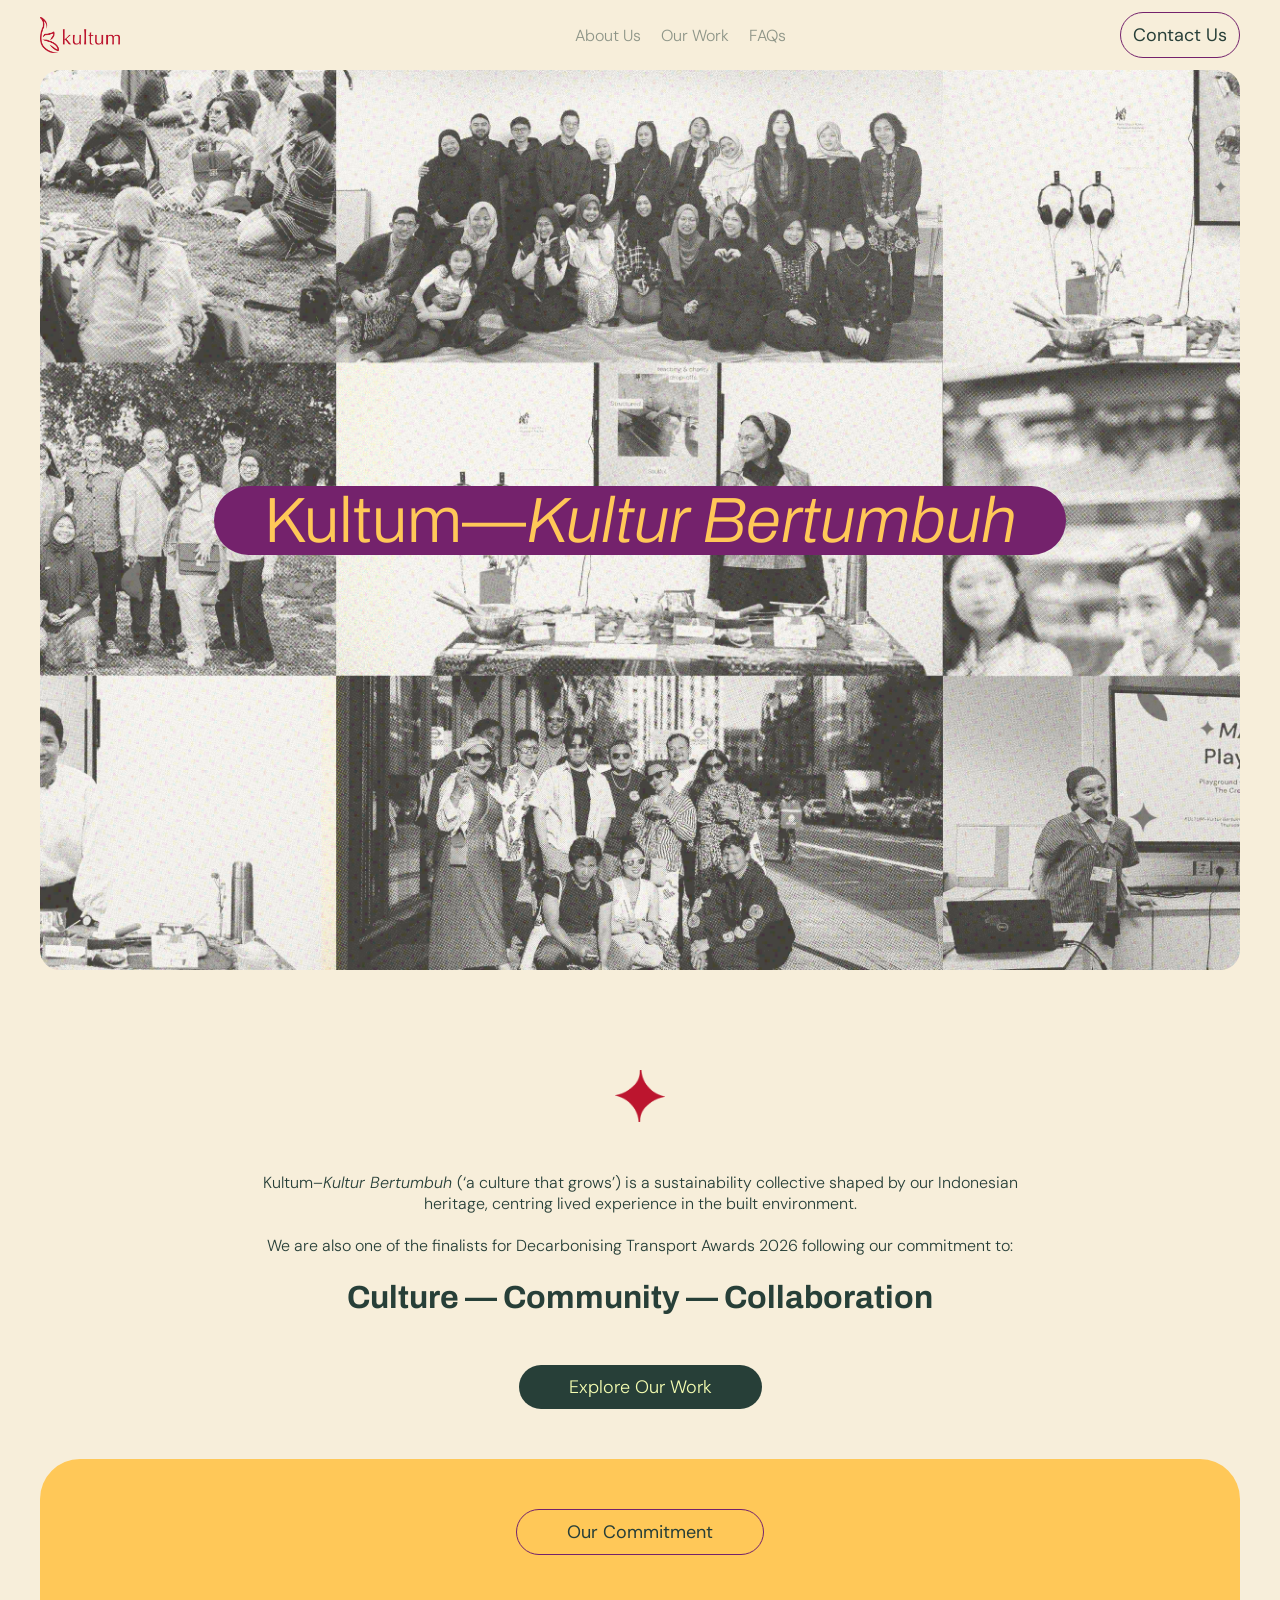
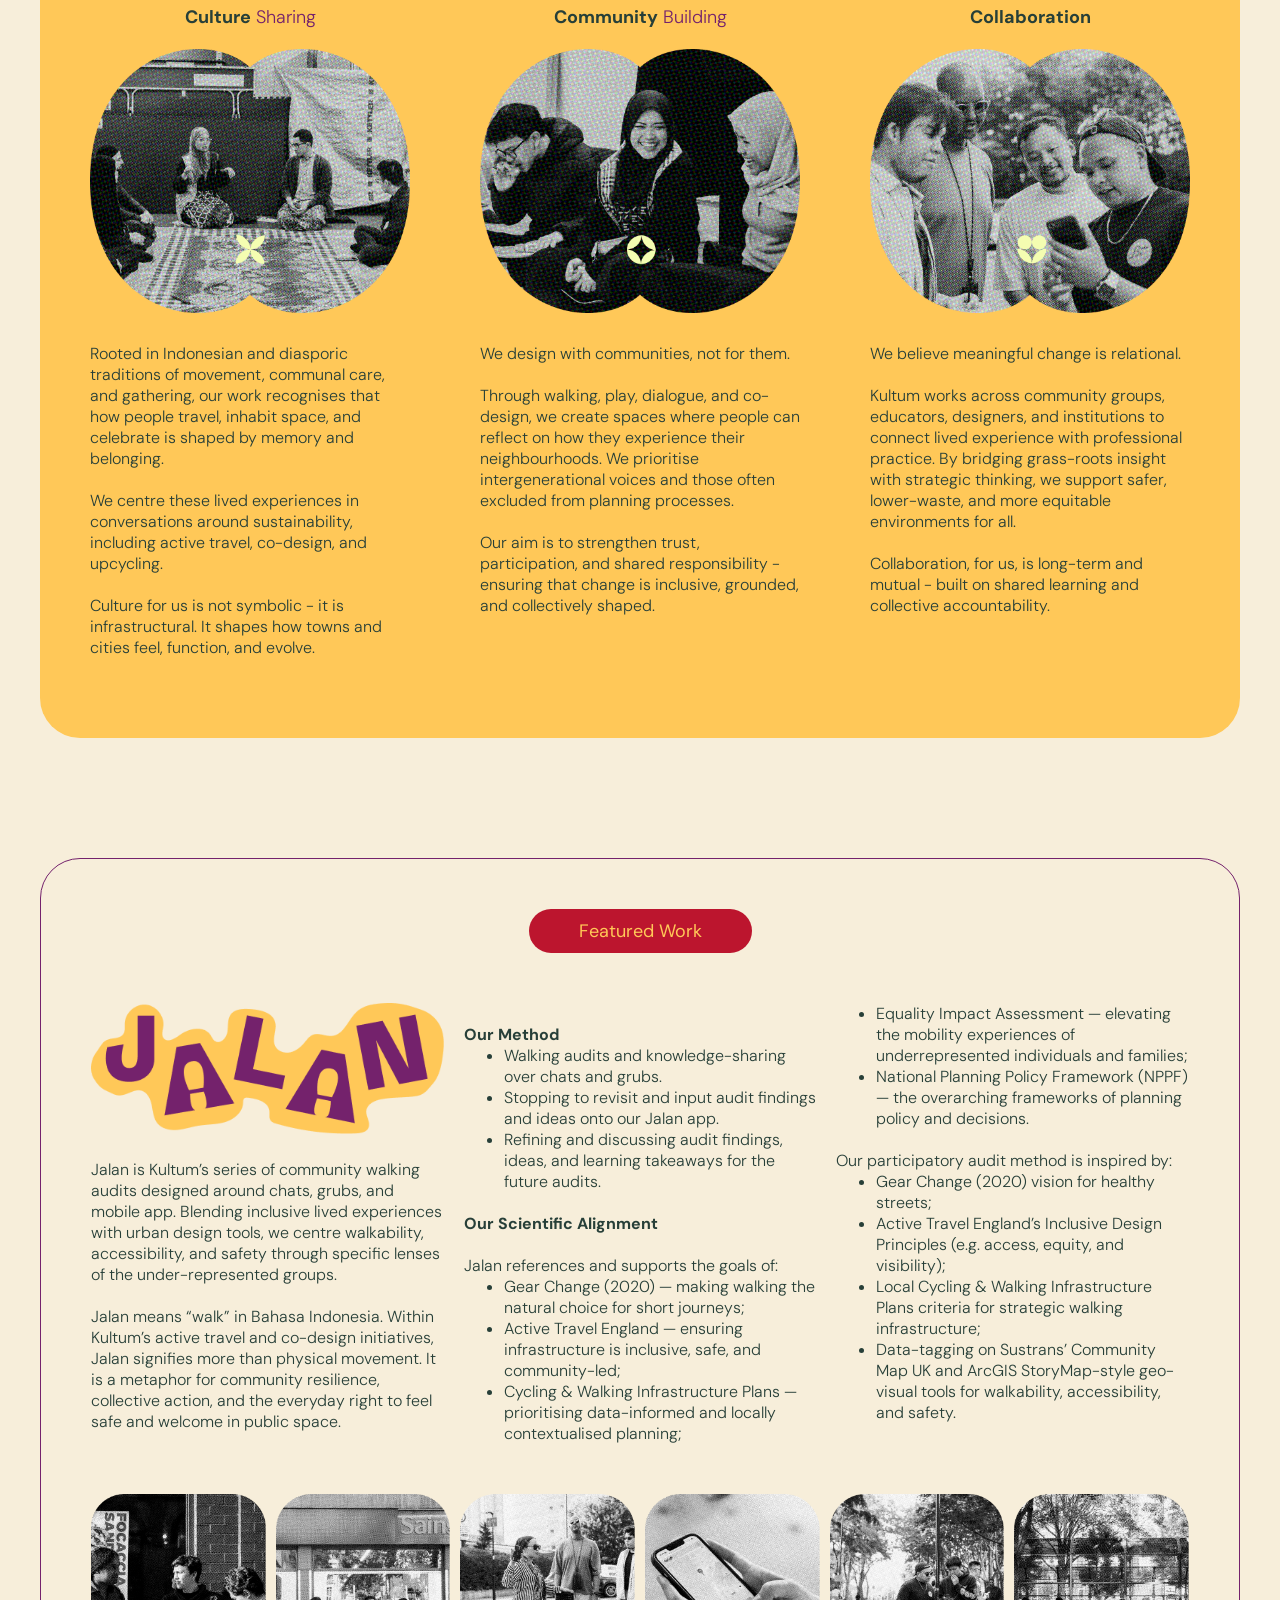
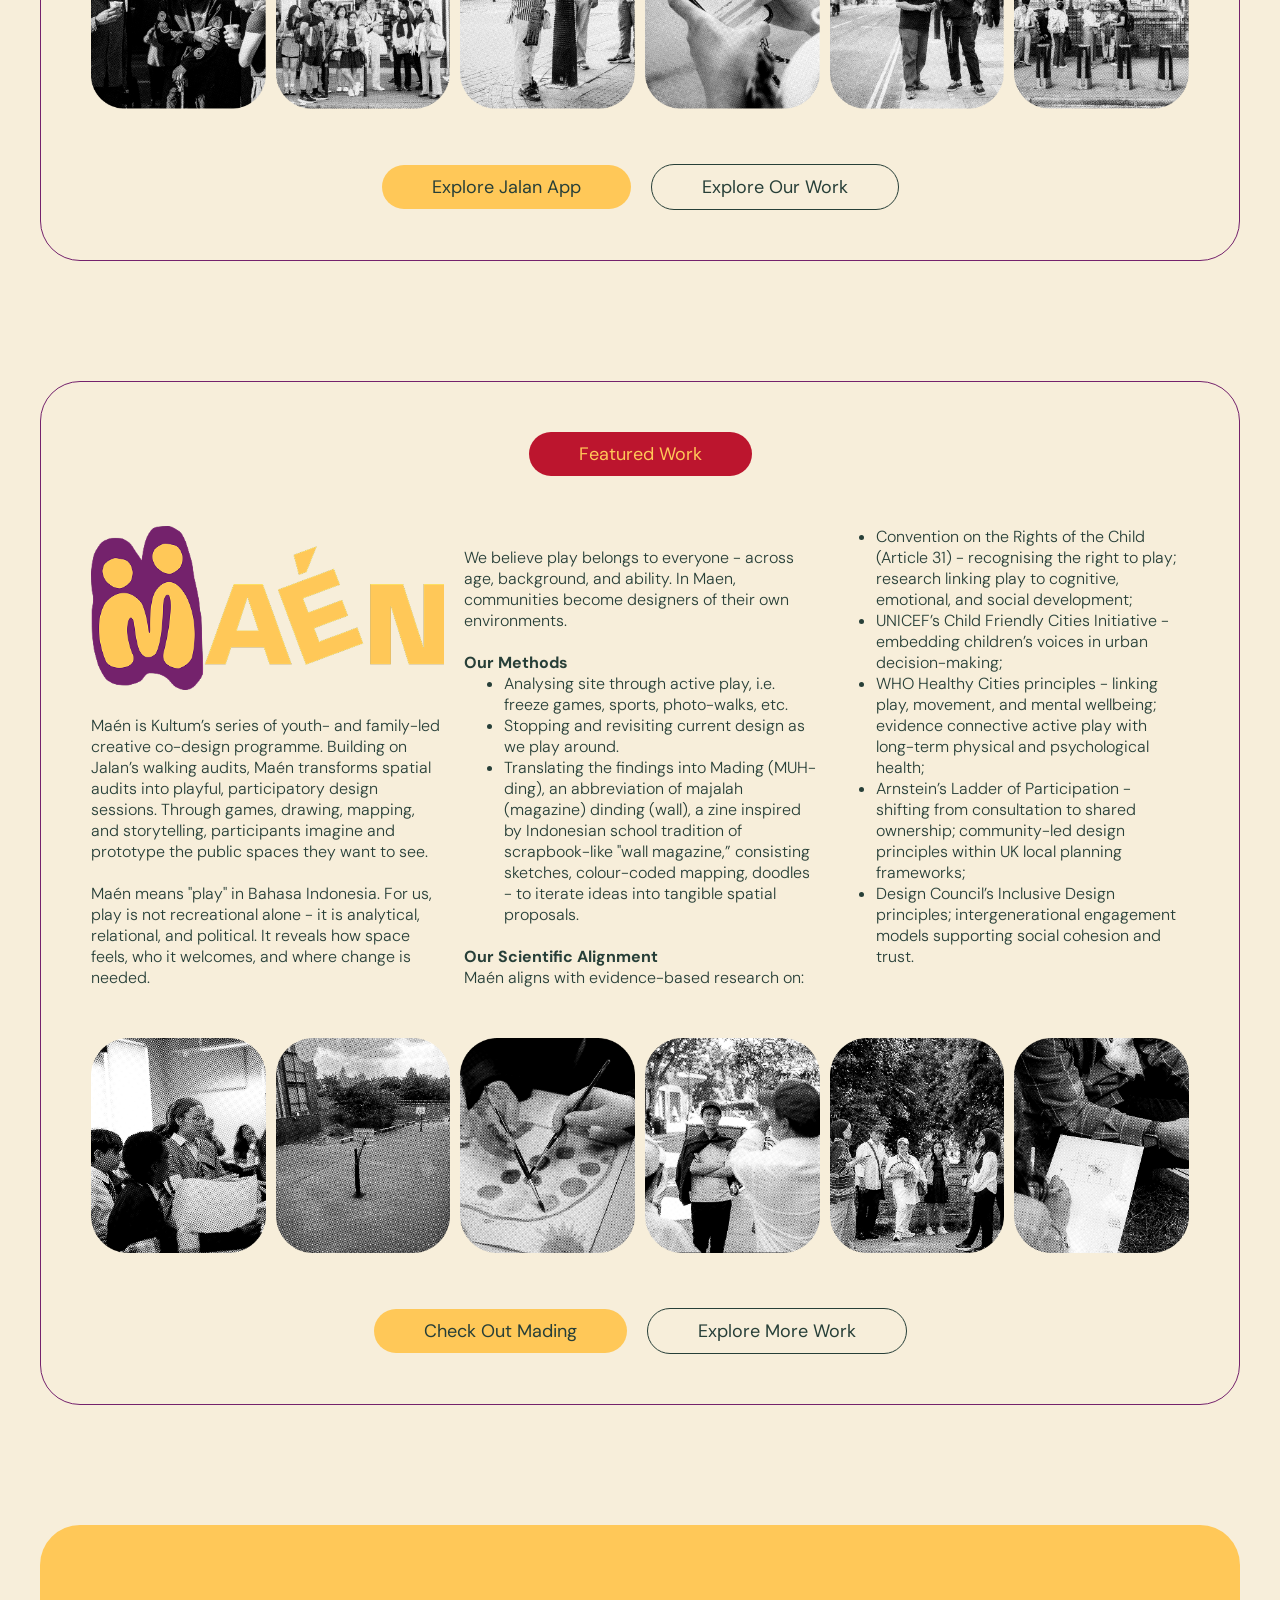
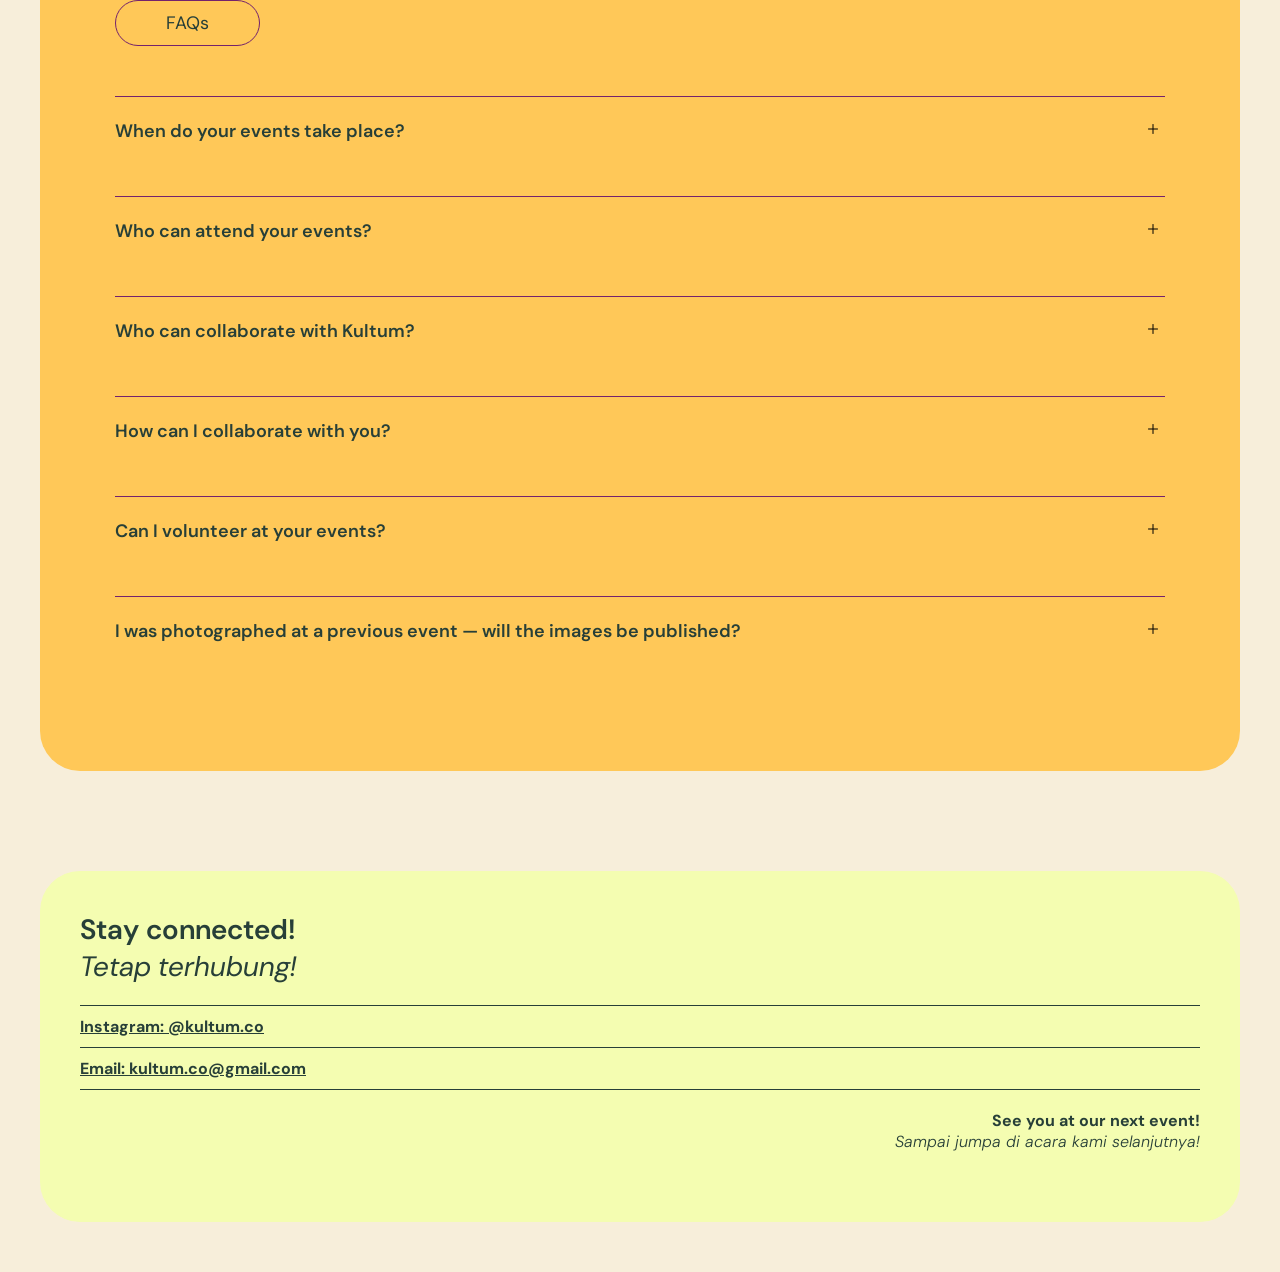
<file: index.html>
<!DOCTYPE html>
<html lang="en">

<head>
    <meta charset="UTF-8">
    <meta name="viewport" content="width=device-width, initial-scale=1.0">
    <title>KULTUM - Kultur Bertumbuh</title>
    <meta name="description" content="Kultum–Kultur Bertumbuh is a sustainability collective shaped by our Indonesian heritage, centring lived experience in the built environment.">
    <link rel="stylesheet" href="style.css">
    <link rel="icon" type="image/png" href="assets/logo_icon/Kultum_logo_square.png">
    <link rel="apple-touch-icon" href="assets/logo_icon/Kultum_logo_square.png">
    <link rel="preconnect" href="https://fonts.googleapis.com">
    <link rel="preconnect" href="https://fonts.gstatic.com" crossorigin>
    <link href="https://fonts.googleapis.com/css2?family=Archivo:ital,wght@0,100..900;1,100..900&family=DM+Sans:ital,opsz,wght@0,9..40,100..1000;1,9..40,100..1000&display=swap" rel="stylesheet">
</head>

<body>
    <header class="navbar">
        <div class="navbar-logo">
            <a href="index.html" target="_self"><img src="assets/logo_icon/Kultum_Visual-87.png" alt="Logo KULTUM"></a>
        </div>

        <!-- burger button (mobile only) -->
        <button class="navbar-burger" aria-label="Open menu" aria-expanded="false">
            <span></span>
            <span></span>
            <span></span>
        </button>
        
        <nav class="navbar-container">
            <ul class="navbar-menu">
                <li><a href="about.html">About Us</a></li>
                <li><a href="projects.html">Our Work</a></li>
                <li><a href="#faqs">FAQs</a></li>
            </ul>
            <div class="navbar-contact">
                <h3><a href="index.html#contacts" class="contact-button">Contact Us</a></h3>
            </div>
        </nav>
    </header>

    <section class="hero">
        <div class="hero-content">
            <h1>Kultum—<i>Kultur Bertumbuh</i></h1>
        </div>
    </section>

    <section class="about">
        <div class="about-image">
            <img src="assets/ornament/Kultum_Visual-39.png" alt="Hero Image">
        </div>
        <div class="about-content">
            <div class="about-content-text">
                <p>Kultum–<i>Kultur Bertumbuh </i>(‘a culture that grows’) is a sustainability collective shaped by our Indonesian heritage, centring lived experience in the built environment.</p>
                <br>
                <p>We are also one of the finalists for Decarbonising Transport Awards 2026 following our commitment to:</p>
            </div>
            <div class="about-highlights">
                <h2>
                    <span class="highlight-word">Culture</span>
                    <span class="highlight-sep"> — </span>
                    <span class="highlight-word">Community</span>
                    <span class="highlight-sep"> — </span>
                    <span class="highlight-word">Collaboration</span>
                </h2>
            </div>

            <div class ="about-CTA">
                <h3><a href="projects.html" class="about-button">Explore Our Work</a></h3>
            </div>
        </div>
    </section>

    <section class="commitment">
        <div class="commitment-title">
            <h2>Our Commitment</h2>
        </div>        
        <div class="commitment-container">
            <div class="commitment-item">
                <h4><span>Culture</span> Sharing</h4>
                <img src="assets/image/commitment-culture-sharing.png" alt="Commitment 1">
                <p>Rooted in Indonesian and diasporic traditions of movement, communal care, and gathering, our work recognises that how people travel, inhabit space, and celebrate is shaped by memory and belonging.</p>
                <br>
                <p>We centre these lived experiences in conversations around sustainability, including active travel, co-design, and upcycling.</p>
                <br>
                <p>Culture for us is not symbolic - it is infrastructural. It shapes how towns and cities feel, function, and evolve.</p>
            </div>
            <div class="commitment-item">
                <h4><span>Community</span> Building</h4>
                <img src="assets/image/commitment-community.png" alt="Commitment 2">
                <p>We design with communities, not for them. </p>
                <br>
                <p>Through walking, play, dialogue, and co-design, we create spaces where people can reflect on how they experience their neighbourhoods. We prioritise intergenerational voices and those often excluded from planning processes.</p>
                <br>
                <p>Our aim is to strengthen trust, participation, and shared responsibility - ensuring that change is inclusive, grounded, and collectively shaped.</p>
            </div>
            <div class="commitment-item">
                <h4><span>Collaboration</span></h4>
                <img src="assets/image/commitment-collaboration.png" alt="Commitment 1">
                <p>We believe meaningful change is relational.</p>
                <br>
                <p>Kultum works across community groups, educators, designers, and institutions to connect lived experience with professional practice. By bridging grass-roots insight with strategic thinking, we support safer, lower-waste, and more equitable environments for all.</p>
                <br>
                <p>Collaboration, for us, is long-term and mutual - built on shared learning and collective accountability.</p>
            </div>
        </div>
    </section>

    <section class="featured-projects">
        <div class="featured-projects-title">
            <h2>Featured Work</h2>
        </div>
        <div class="featured-projects-content">
            <div class="feature-projects-content">
                <img class="feature-projects-image" src="assets/image/featured_project/jalan_logo.png" alt="Featured Project Main Image">
                <p>Jalan is Kultum’s series of community walking audits designed around chats, grubs, and mobile app. Blending inclusive lived experiences with urban design tools, we centre walkability, accessibility, and safety through specific lenses of the under-represented groups.</p>
                <br>
                <p>Jalan means “walk” in Bahasa Indonesia. Within Kultum’s active travel and co-design initiatives, Jalan signifies more than physical movement. It is a metaphor for community resilience, collective action, and the everyday right to feel safe and welcome in public space.</p>
                <br>
                <p><span>Our Method</span></p>
                <ul>
                    <li>Walking audits and knowledge-sharing over chats and grubs.</li>
                    <li>Stopping to revisit and input audit findings and ideas onto our Jalan app.</li>
                    <li>Refining and discussing audit findings, ideas, and learning takeaways for the future audits.</li>
                </ul>
                <br>
                <p><span>Our Scientific Alignment</span></p>
                <br>
                <p>Jalan references and supports the goals of:</p>
                <ul>
                    <li><a href="https://assets.publishing.service.gov.uk/media/5f1f59458fa8f53d39c0def9/gear-change-a-bold-vision-for-cycling-and-walking.pdf" target="_blank">Gear Change (2020)</a> — making walking the natural choice for short journeys;</li>
                    <li><a href="https://www.activetravelengland.gov.uk/resources" target="_blank">Active Travel England</a> — ensuring infrastructure is inclusive, safe, and community-led;</li>
                    <li><a href="https://assets.publishing.service.gov.uk/media/5f32aa668fa8f57ac88dc9dc/cycling-walking-infrastructure-technical-guidance-document.pdf" target="_blank">Cycling & Walking Infrastructure Plans</a> — prioritising data-informed and locally contextualised planning;</li>
                    <li><a href="https://www.ukri.org/wp-content/uploads/2021/02/nerc-110221-Funding-Opp-PreparingForFutureCleanAir-EIA.pdf#:~:text=An%20equality%20impact%20assessment%20(EIA)%20is%20an,or%20disadvantage%20any%20protected%20groups%20from%20participation.&text=EIAs%20are%20about%20making%20comparisons%20between%20groups,identify%20differences%20in%20their%20needs%20and/or%20requirements." target="_blank">Equality Impact Assessment</a> — elevating the mobility experiences of underrepresented individuals and families;</li>
                    <li><a href="https://www.gov.uk/government/publications/national-planning-policy-framework--2" target="_blank">National Planning Policy Framework (NPPF)</a> — the overarching frameworks of planning policy and decisions.</li>
                </ul>
                <br>
                <p>Our participatory audit method is inspired by:</p>
                <ul>
                    <li><a href="https://assets.publishing.service.gov.uk/media/5f1f59458fa8f53d39c0def9/gear-change-a-bold-vision-for-cycling-and-walking.pdf" target="_blank">Gear Change (2020)</a> vision for healthy streets;</li>
                    <li><a href="https://www.activetravelengland.gov.uk/resources" target="_blank">Active Travel England</a>’s Inclusive Design Principles (e.g. access, equity, and visibility);</li>
                    <li><a href="https://assets.publishing.service.gov.uk/media/5f32aa668fa8f57ac88dc9dc/cycling-walking-infrastructure-technical-guidance-document.pdf" target="_blank">Local Cycling & Walking Infrastructure Plans</a> criteria for strategic walking infrastructure;</li>
                    <li><a href="https://www.walkwheelcycletrust.org.uk/for-professionals/ " target="_blank">Data-tagging on Sustrans’ Community Map UK</a> and <a href="https://www.esri.com/en-us/arcgis/products/arcgis-storymaps/overview" target="_blank">ArcGIS StoryMap-style geo-visual tools</a> for walkability, accessibility, and safety.</li>
                </ul>
            </div>
        </div>
        <div class="feature-projects-image-collection">
            <div class="feature-projects-image-item">
                <img src="assets/image/jalan_1.png" alt="Featured Project 1">    
            </div>
            <div class="feature-projects-image-item">
                <img src="assets/image/jalan_2.png" alt="Featured Project 2">    
            </div>
            <div class="feature-projects-image-item">
                <img src="assets/image/jalan_3.png" alt="Featured projects 3">    
            </div>
            <div class="feature-projects-image-item">
                <img src="assets/image/jalan_4.png" alt="Featured projects 4">    
            </div>
            <div class="feature-projects-image-item">
                <img src="assets/image/jalan_5.png" alt="Featured projects 5">    
            </div>
            <div class="feature-projects-image-item">
                <img src="assets/image/jalan_6.png" alt="Featured projects 6">    
            </div>        
        </div>
        <div class="featured-projects-CTA">
            <a href="https://jalan-audit.vercel.app/" target="_blank">
                <div class="featured-projects-CTA-text">
                    <h3 id="explore-jalan-app">Explore Jalan App</h3>
                </div>
            </a>
            
            <a href="projects.html" target="_self">
                <div class="featured-projects-CTA-text">
                    <h3 id="explore-projects">Explore Our Work</h3>
                </div>
            </a>
            
        </div>
    </section>

        <section class="featured-projects">
        <div class="featured-projects-title">
            <h2>Featured Work</h2>
        </div>
        <div class="feature-projects-content">
            <img class="feature-projects-image" src="assets/image/featured_project/maen_logo.png" alt="Featured Project Main Image">
            <p>Maén is Kultum’s series of youth- and family-led creative co-design programme. Building on Jalan’s walking audits, Maén transforms spatial audits into playful, participatory design sessions. Through games, drawing, mapping, and storytelling, participants imagine and prototype the public spaces they want to see.</p>
            <br>
            <p>Maén means "play" in Bahasa Indonesia. For us, play is not recreational alone - it is analytical, relational, and political. It reveals how space feels, who it welcomes, and where change is needed.</p>
            <br>
            <p>We believe play belongs to everyone - across age, background, and ability. In Maen, communities become designers of their own environments.</p>
            <br>
            <p><span>Our Methods</span></p>    
            <ul>
                <li>Analysing site through active play, i.e. freeze games, sports, photo-walks, etc.</li>
                <li>Stopping and revisiting current design as we play around.</li>
                <li>Translating the findings into Mading (MUH-ding), an abbreviation of majalah (magazine) dinding (wall), a zine inspired by Indonesian school tradition of scrapbook-like "wall magazine,” consisting sketches, colour-coded mapping, doodles - to iterate ideas into tangible spatial proposals.</li>
            </ul>
            <br>
            <p><span>Our Scientific Alignment</span></p>
            <p>Maén aligns with evidence-based research on:</p>
            <ul>
                <li><a href="https://www.unicef.org.uk/what-we-do/un-convention-child-rights/" target="_blank">Convention on the Rights of the Child (Article 31)</a> - recognising the right to play; research linking play to cognitive, emotional, and social development;</li>
                <li><a href="https://www.childfriendlycities.org/ " target="_blank">UNICEF’s Child Friendly Cities Initiative</a> - embedding children’s voices in urban decision-making;</li>
                <li><a href="https://iris.who.int/server/api/core/bitstreams/2e4092fb-4753-4e44-85f1-3ce83b74ad05/content" target="_blank">WHO Healthy Cities principles</a> - linking play, movement, and mental wellbeing; evidence connective active play with long-term physical and psychological health;</li>
                <li><a href="https://assets.publishing.service.gov.uk/media/5a759a49ed915d506ee80164/11-1473-citizen-in-regulation.pdf" target="_blank">Arnstein’s Ladder of Participation</a> - shifting from consultation to shared ownership; community-led design principles within UK local planning frameworks;</li>
                <li><a href="https://www.designcouncil.org.uk/fileadmin/uploads/dc/Documents/the-principles-of-inclusive-design.pdf#:~:text=Inclusive%20design%20celebrates%20the%20diversity%20of%20people,ill%20health%2C%20visual%20impairments%20and%20hearing%20impairments" target="_blank">Design Council’s Inclusive Design principles</a>; intergenerational engagement models supporting social cohesion and trust.</li>
            </ul>
        </div>
        <div class="feature-projects-image-collection">
            <div class="feature-projects-image-item">
                <img src="assets/image/featured_project/maen_image/image1.png" alt="Featured Project 1">    
            </div>
            <div class="feature-projects-image-item">
                <img src="assets/image/featured_project/maen_image/image2.png" alt="Featured Project 2">    
            </div>
            <div class="feature-projects-image-item">
                <img src="assets/image/featured_project/maen_image/image3.png" alt="Featured projects 3">    
            </div>
            <div class="feature-projects-image-item">
                <img src="assets/image/featured_project/maen_image/image4.png" alt="Featured projects 4">    
            </div>
            <div class="feature-projects-image-item">
                <img src="assets/image/featured_project/maen_image/image5.png" alt="Featured projects 5">    
            </div>
            <div class="feature-projects-image-item">
                <img src="assets/image/featured_project/maen_image/image6.png" alt="Featured projects 6">    
            </div>        
        </div>
        
        <div class="featured-projects-CTA">
            <a href="https://docs.google.com/presentation/d/1mTHR2N5oKkq1h2zH05cgTglnun72VjUAfiAjLEv7IDc/edit?usp=sharing" target="_blank">
                <div class="featured-projects-CTA-text">
                    <h3 id="explore-jalan-app">Check Out Mading</h3>
                </div>
            </a>
            
            <a href="projects.html" target="_self">
                <div class="featured-projects-CTA-text">
                    <h3 id="explore-projects">Explore More Work</h3>
                </div>
            </a>
            
        </div>
    </section>

    <section class="faqs" id="faqs">
        <div class="faqs-title">
            <h2>FAQs</h2>
        </div>

        <div class="faqs-container">
            <div class="faqs-item">
                <div class="faqs-question-container">
                    <h2>When do your events take place?</h2>
                    <div class="plus button">
                        <svg class="icon-plus" viewBox="0 0 24 24" width="24" height="24" aria-hidden="true" focusable="false">
                            <path d="M12 7.5V16.5M7.5 12H16.5" fill="none" stroke="currentColor" stroke-width="1" stroke-linecap="round"></path>
                        </svg>
                    </div>
                </div>
                <div class="faqs-answer">
                    <p>Our events take place at different times throughout the year. As Kultum is a passion project alongside our full-time work, we treat it as a creative playground - which means meaningful gatherings for communities. We usually run 5-6 events each year. The best place to hear about new dates and updates is our Instagram @kultum.co. We are always open to collaborating on new events.</p>                
                </div>
            </div>
            <div class="faqs-item">
                <div class="faqs-question-container">
                    <h2>Who can attend your events?</h2>
                    <div class="plus button">
                        <svg class="icon-plus" viewBox="0 0 24 24" width="24" height="24" aria-hidden="true" focusable="false">
                            <path d="M12 7.5V16.5M7.5 12H16.5" fill="none" stroke="currentColor" stroke-width="1" stroke-linecap="round"></path>
                        </svg>
                    </div>
                </div>
                <div class="faqs-answer">
                    <p>Kultum is rooted in Indonesian lived experience, but we are not exclusively for Indonesians. We warmly welcome people of all ages, backgrounds, and identities. We are we’re especially passionate about creating space for under-represented communities in the UK.</p>                
                </div>
            </div>
            <div class="faqs-item">
                <div class="faqs-question-container">
                    <h2>Who can collaborate with Kultum?</h2>
                    <div class="plus button">
                        <svg class="icon-plus" viewBox="0 0 24 24" width="24" height="24" aria-hidden="true" focusable="false">
                            <path d="M12 7.5V16.5M7.5 12H16.5" fill="none" stroke="currentColor" stroke-width="1" stroke-linecap="round"></path>
                        </svg>
                    </div>
                </div>
                <div class="faqs-answer">
                    <p>We love collaborating — with individuals, collectives, organisations, and communities. Our work centres culture, community, and collaboration, and includes:</p>
                    <ul>
                        <li><strong>Jalan</strong> — community walking audits powered by chats, grubs, and a mobile app;</li>
                        <li><strong>Maén</strong> — youth- and family-led creative co-design programmes through games, drawing, mapping, and storytelling.</li>
                    </ul>
                    <p>We are particularly open to projects connected to under-represented communities in active travel, public spaces, urban-rural connectivity, and co-design.</p>                
                </div>
            </div><div class="faqs-item">
                <div class="faqs-question-container">
                    <h2>How can I collaborate with you?</h2>
                    <div class="plus button">
                        <svg class="icon-plus" viewBox="0 0 24 24" width="24" height="24" aria-hidden="true" focusable="false">
                            <path d="M12 7.5V16.5M7.5 12H16.5" fill="none" stroke="currentColor" stroke-width="1" stroke-linecap="round"></path>
                        </svg>
                    </div>
                </div>
                <div class="faqs-answer">
                    <p>We would love to hear from you! Please email kultum.co@gmail.com with a short introduction and your ideas.</p>                
                </div>
            </div>
            <div class="faqs-item">
                <div class="faqs-question-container">
                    <h2>Can I volunteer at your events?</h2>
                    <div class="plus button">
                        <svg class="icon-plus" viewBox="0 0 24 24" width="24" height="24" aria-hidden="true" focusable="false">
                            <path d="M12 7.5V16.5M7.5 12H16.5" fill="none" stroke="currentColor" stroke-width="1" stroke-linecap="round"></path >
                        </svg>
                    </div>
                </div>
                <div class="faqs-answer">
                    <p>Yes — we would love that! If you are interested in volunteering, email kultum.co@gmail.com and we will share details about our volunteering scheme and upcoming opportunities.</p>                
                </div>
            </div>
            <div class="faqs-item">
                <div class="faqs-question-container">
                    <h2>I was photographed at a previous event — will the images be published?</h2>
                    <div class="plus button">
                        <svg class="icon-plus" viewBox="0 0 24 24" width="24" height="24" aria-hidden="true" focusable="false">
                            <path d="M12 7.5V16.5M7.5 12H16.5" fill="none" stroke="currentColor" stroke-width="1" stroke-linecap="round"></path>
                        </svg>
                    </div>
                </div>
                <div class="faqs-answer">
                    <p>In most cases, yes. We document our events to celebrate and share the community we build together. We always seek consent before photographing participants, so you can feel comfortable and safe at our events. Your comfort and choice are our priority.</p>                
                </div>
            </div>
        </div>
    </section>

    <section class="contacts" id="contacts">
        <div class="contacts-title">
            <h5 id="stay-connected">Stay connected!</h5>
            <h5 id="tetep-terhubung"><i>Tetap terhubung!</i></h5>
        </div>
        <div class="contact-items">
            <p><span><a href="https://www.instagram.com/kultum.co">Instagram: @kultum.co</a></span></p>
        </div>
        <div class="contact-items">
            <p><span><a href="mailto:kultum.co@gmail.com">Email: kultum.co@gmail.com</a></span></p>
        </div>
        <div class="contact-footer">
            <p><span>See you at our next event!</span></p>
            <p><i>Sampai jumpa di acara kami selanjutnya!</i></p>
        </div>
    </section>

    <script src="script.js"></script>

</body>

</html>
</file>
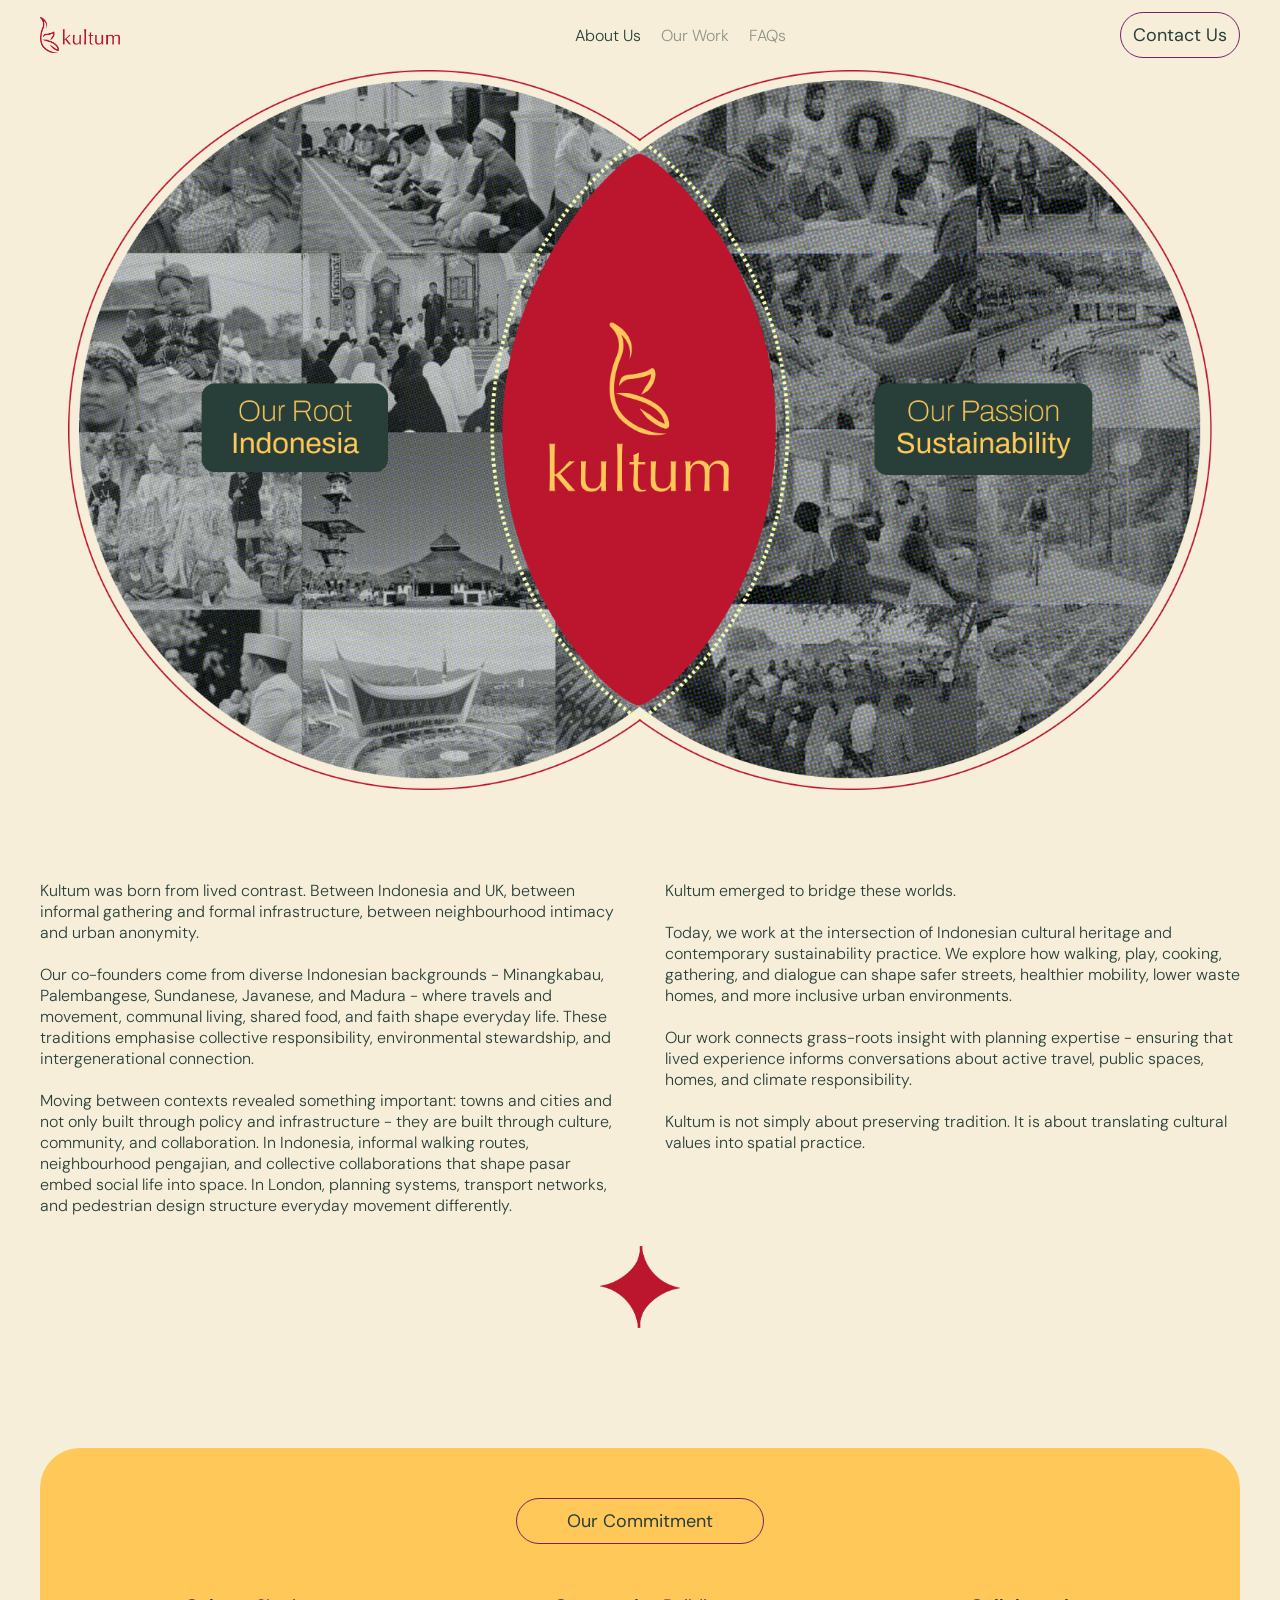
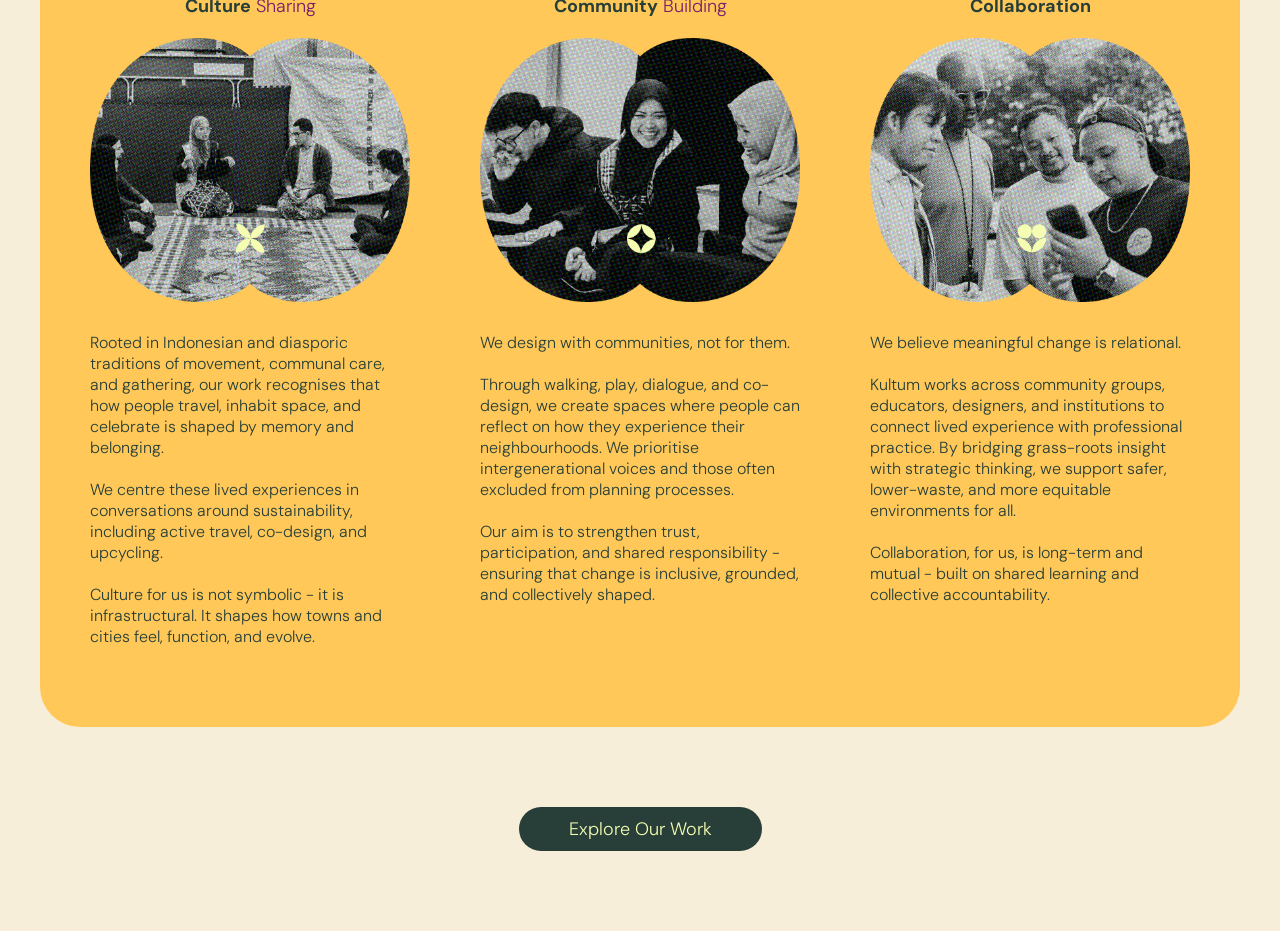
<file: about.html>
<!DOCTYPE html>
<html lang="en">

<head>
    <meta charset="UTF-8">
    <meta name="viewport" content="width=device-width, initial-scale=1.0">
    <title>About KULTUM - Kultur Bertumbuh</title>
    <meta name="description" content="Kultum–Kultur Bertumbuh is a sustainability collective shaped by our Indonesian heritage, centring lived experience in the built environment.">
    <link rel="stylesheet" href="style.css">
    <link rel="icon" type="image/png" href="assets/logo_icon/Kultum_logo_square.png">
    <link rel="apple-touch-icon" href="assets/logo_icon/Kultum_logo_square.png">
    <link rel="preconnect" href="https://fonts.googleapis.com">
    <link rel="preconnect" href="https://fonts.gstatic.com" crossorigin>
    <link href="https://fonts.googleapis.com/css2?family=Archivo:ital,wght@0,100..900;1,100..900&family=DM+Sans:ital,opsz,wght@0,9..40,100..1000;1,9..40,100..1000&display=swap" rel="stylesheet">
</head>

<body class="page-about">
    <header class="navbar">
        <div class="navbar-logo">
            <a href="index.html" target="_self"><img src="assets/logo_icon/Kultum_Visual-87.png" alt="Logo KULTUM"></a>
        </div>

        <!-- burger button (mobile only) -->
        <button class="navbar-burger" aria-label="Open menu" aria-expanded="false">
            <span></span>
            <span></span>
            <span></span>
        </button>

        <nav class="navbar-container">
            <ul class="navbar-menu">
                <li><a href="about.html" class="active">About Us</a></li>
                <li><a href="projects.html">Our Work</a></li>
                <li><a href="index.html#faqs">FAQs</a></li>
            </ul>
            <div class="navbar-contact">
                <h3><a href="index.html#contacts" class="contact-button">Contact Us</a></h3>
            </div>
        </nav>
    </header>


    <section class="hero-about">
        <img src="assets/image/about_hero.png" alt="Kultum Background">
    </section>

    <section class="about-description">    
        <div class="about-half-page">
            <div class="about-half-description">
                <p>Kultum was born from lived contrast. Between Indonesia and UK, between informal gathering and formal infrastructure, between neighbourhood intimacy and urban anonymity.</p>
                <br>
                <p>Our co-founders come from diverse Indonesian backgrounds - Minangkabau, Palembangese, Sundanese, Javanese, and Madura - where travels and movement, communal living, shared food, and faith shape everyday life. These traditions emphasise collective responsibility, environmental stewardship, and intergenerational connection.</p>
                <br>
                <p>Moving between contexts revealed something important: towns and cities and not only built through policy and infrastructure - they are built through culture, community, and collaboration. In Indonesia, informal walking routes, neighbourhood pengajian, and collective collaborations that shape pasar embed social life into space. In London, planning systems, transport networks, and pedestrian design structure everyday movement differently.</p>
            </div>
            
            <div class="about-half-description">
                <p>Kultum emerged to bridge these worlds.</p>
                <br>
                <p>Today, we work at the intersection of Indonesian cultural heritage and contemporary sustainability practice. We explore how walking, play, cooking, gathering, and dialogue can shape safer streets, healthier mobility, lower waste homes, and more inclusive urban environments.</p>
                <br>
                <p>Our work connects grass-roots insight with planning expertise - ensuring that lived experience informs conversations about active travel, public spaces, homes, and climate responsibility.</p>
                <br>
                <p>Kultum is not simply about preserving tradition. It is about translating cultural values into spatial practice.</p>
            </div>
        </div>
        <div class="about-half-ornament">
            <img src="assets/ornament/Kultum_Visual-39.png" alt="Hero Image">
        </div>
    </section>

    <section class="commitment">
        <div class="commitment-title">
            <h2>Our Commitment</h2>
        </div>        
        <div class="commitment-container">
            <div class="commitment-item">
                <h4><span>Culture</span> Sharing</h4>
                <img src="assets/image/commitment-culture-sharing.png" alt="Commitment 1">
                <p>Rooted in Indonesian and diasporic traditions of movement, communal care, and gathering, our work recognises that how people travel, inhabit space, and celebrate is shaped by memory and belonging.</p>
                <br>
                <p>We centre these lived experiences in conversations around sustainability, including active travel, co-design, and upcycling.</p>
                <br>
                <p>Culture for us is not symbolic - it is infrastructural. It shapes how towns and cities feel, function, and evolve.</p>
            </div>
            <div class="commitment-item">
                <h4><span>Community</span> Building</h4>
                <img src="assets/image/commitment-community.png" alt="Commitment 2">
                <p>We design with communities, not for them. </p>
                <br>
                <p>Through walking, play, dialogue, and co-design, we create spaces where people can reflect on how they experience their neighbourhoods. We prioritise intergenerational voices and those often excluded from planning processes.</p>
                <br>
                <p>Our aim is to strengthen trust, participation, and shared responsibility - ensuring that change is inclusive, grounded, and collectively shaped.</p>
            </div>
            <div class="commitment-item">
                <h4><span>Collaboration</span></h4>
                <img src="assets/image/commitment-collaboration.png" alt="Commitment 1">
                <p>We believe meaningful change is relational.</p>
                <br>
                <p>Kultum works across community groups, educators, designers, and institutions to connect lived experience with professional practice. By bridging grass-roots insight with strategic thinking, we support safer, lower-waste, and more equitable environments for all.</p>
                <br>
                <p>Collaboration, for us, is long-term and mutual - built on shared learning and collective accountability.</p>
            </div>
        </div>
    </section>

    <section class="about-cta">
        <div class="cta-button">
            <h3><a href="projects.html" class="about-button">Explore Our Work</a></h3>
        </div>
    </section>



    <script src="script.js"></script>
</body>
</file>
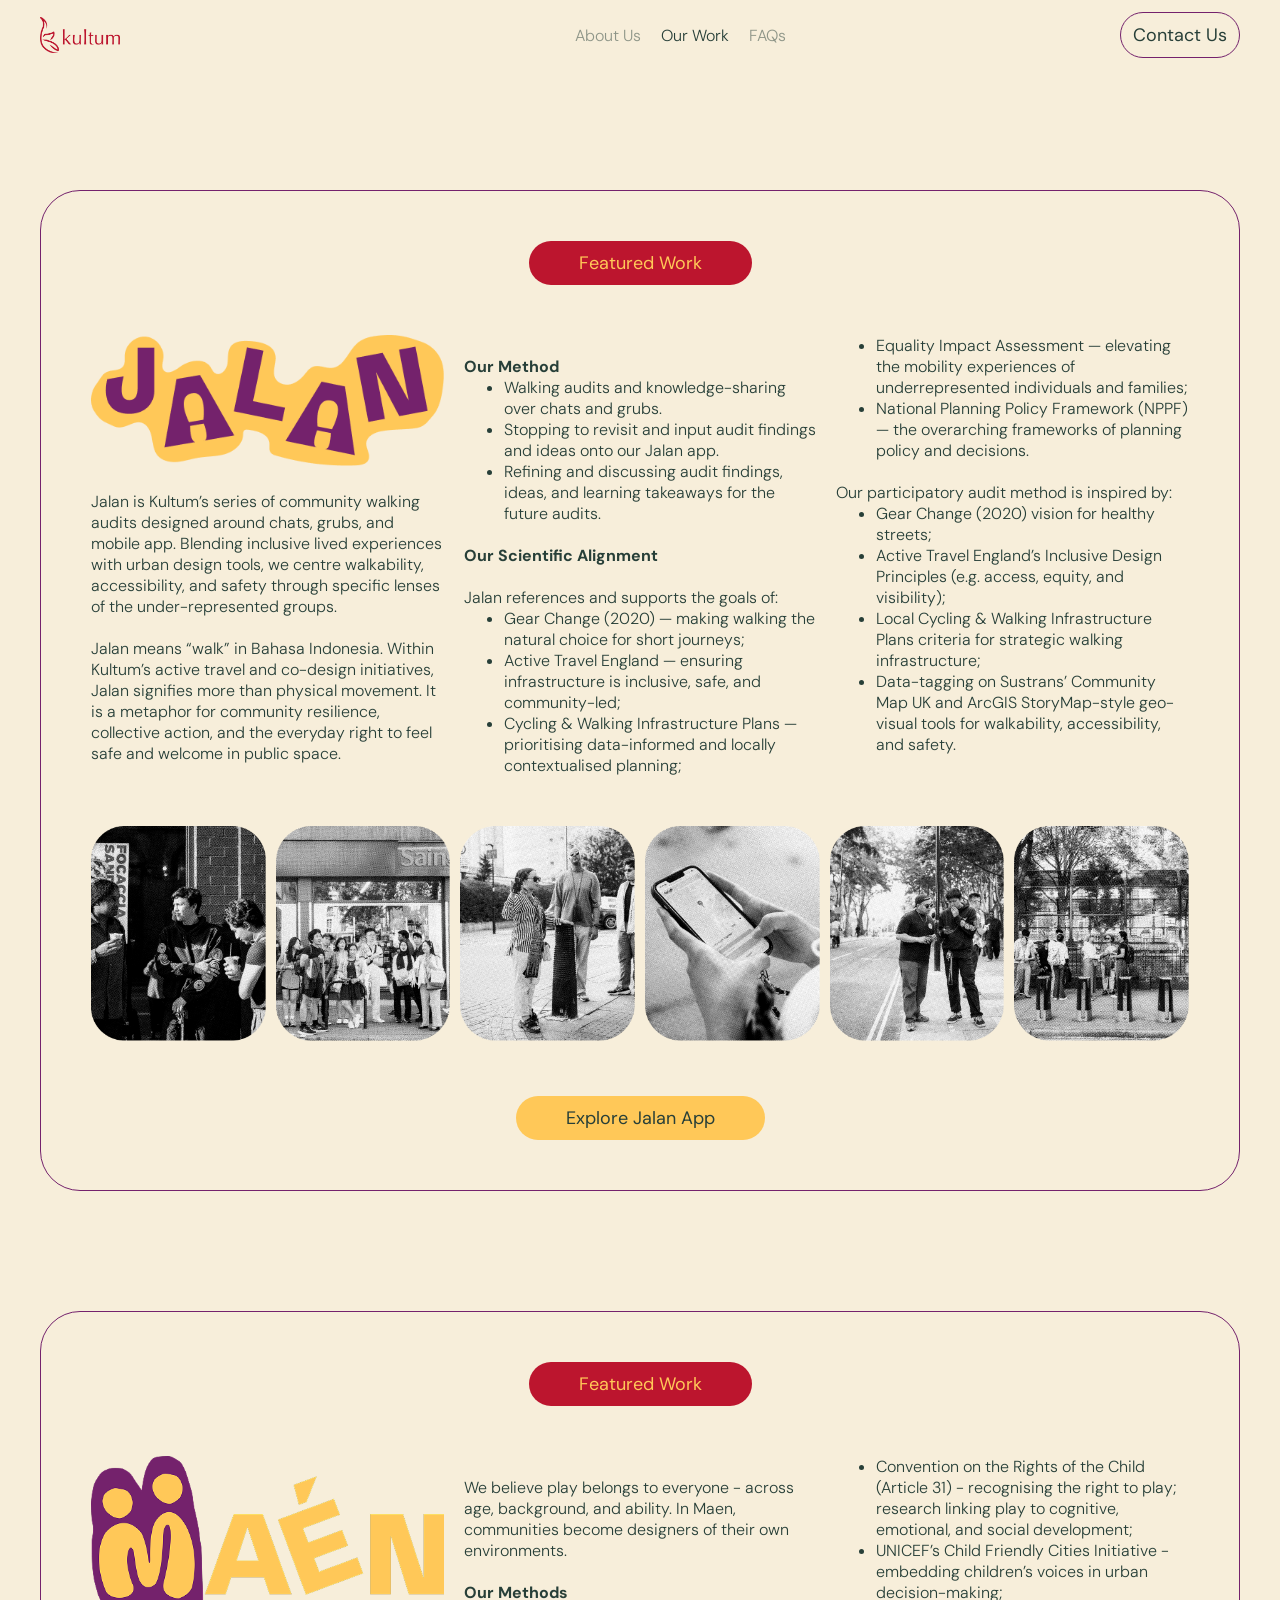
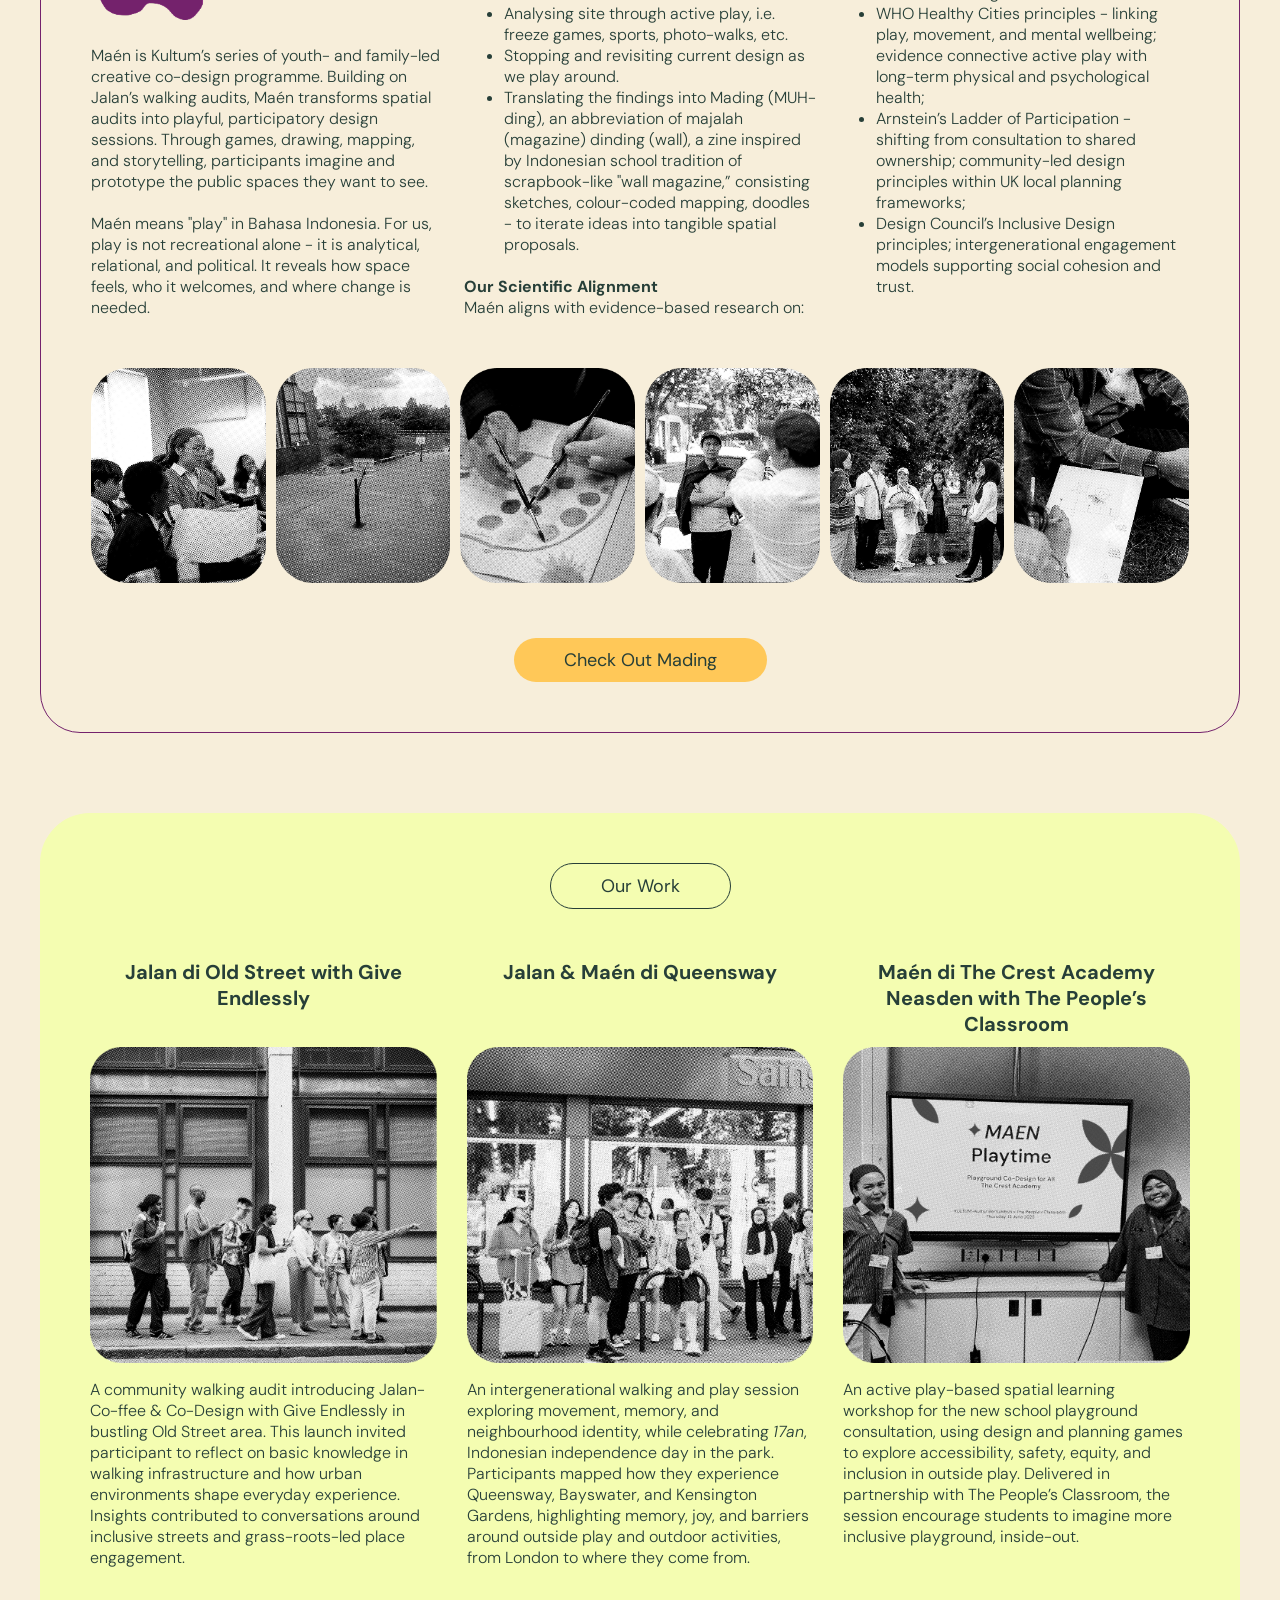
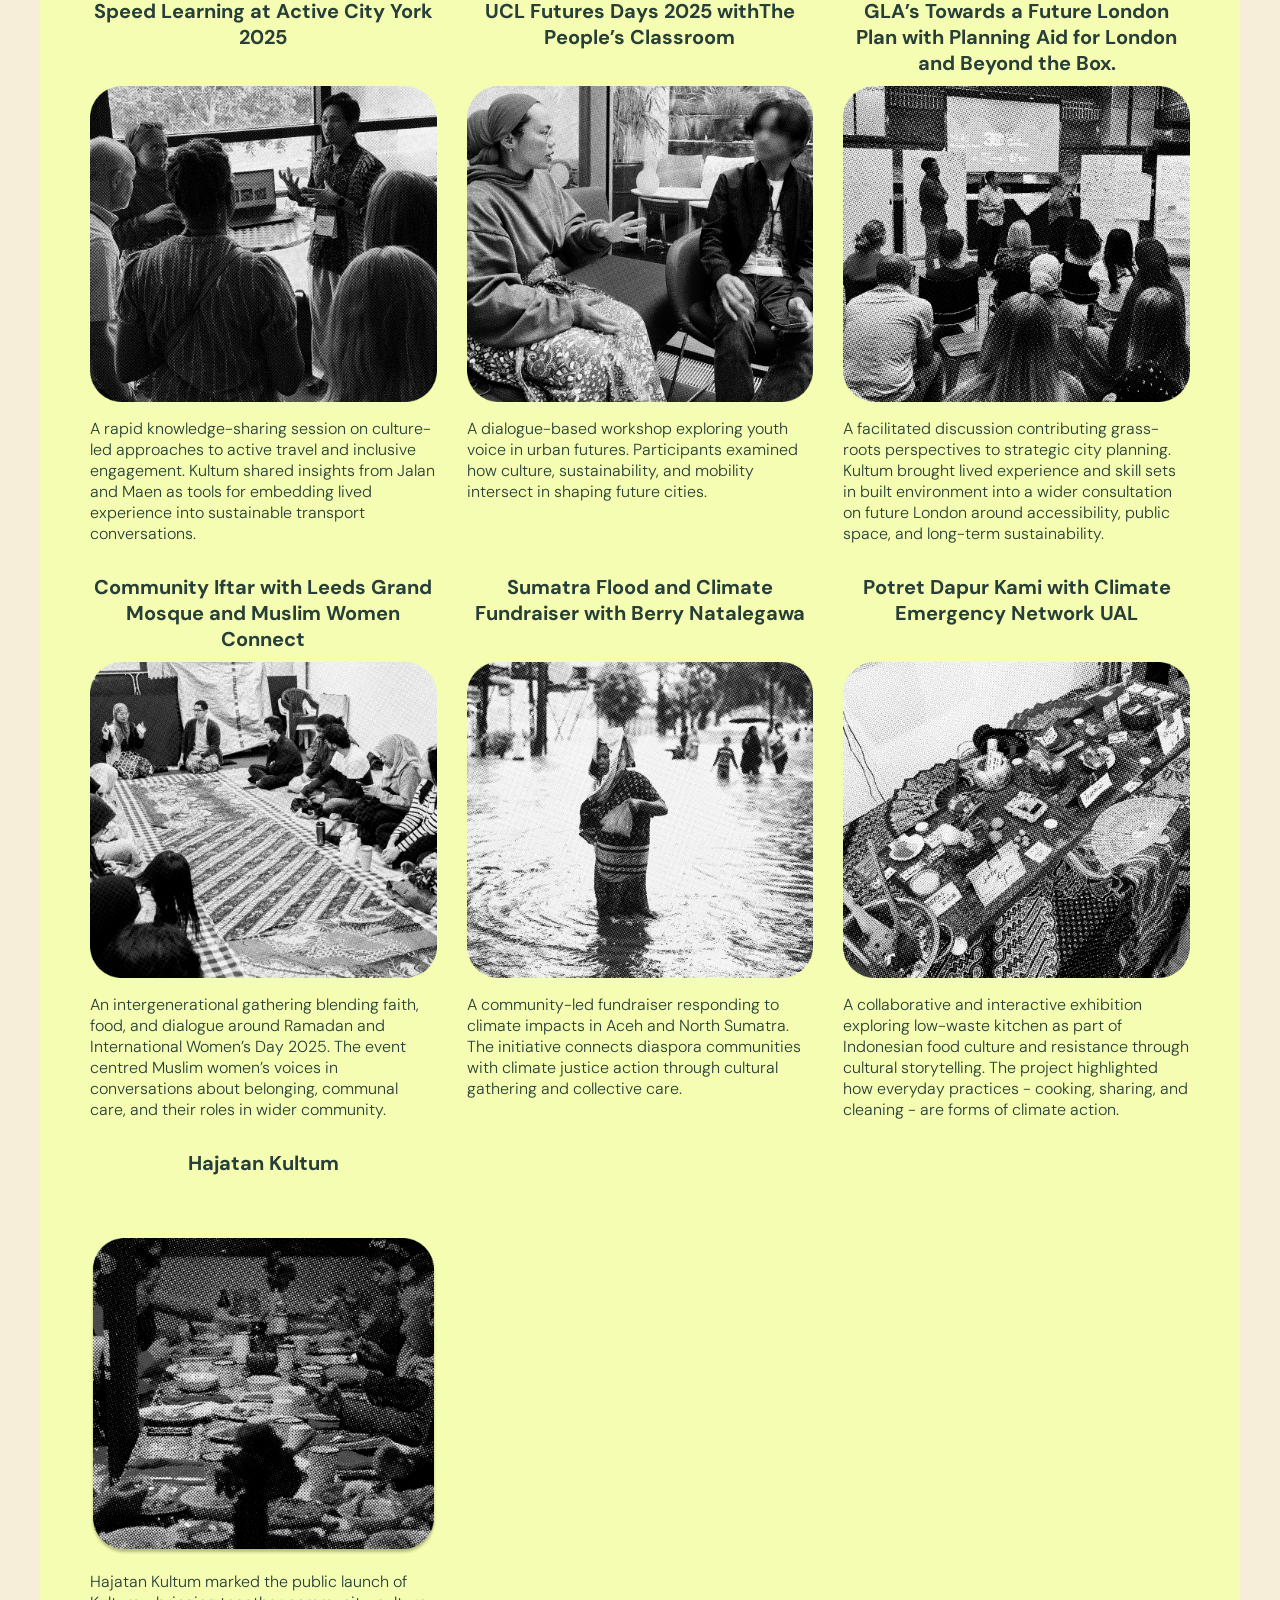
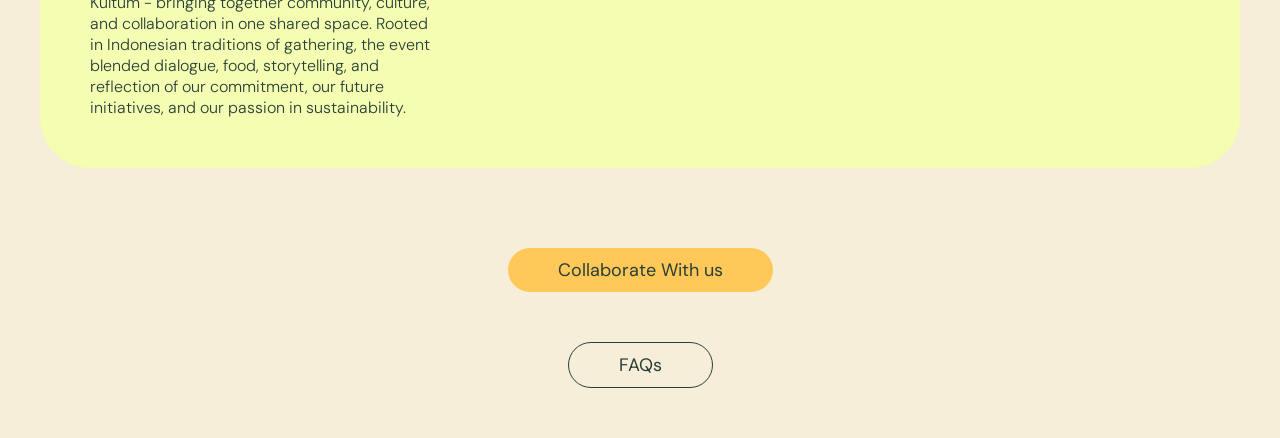
<file: projects.html>
<!DOCTYPE html>
<html lang="en">

<head>
    <meta charset="UTF-8">
    <meta name="viewport" content="width=device-width, initial-scale=1.0">
    <title>Project's KULTUM - Kultur Bertumbuh</title>
    <meta name="description" content="Kultum–Kultur Bertumbuh is a sustainability collective shaped by our Indonesian heritage, centring lived experience in the built environment.">
    <link rel="stylesheet" href="style.css">
    <link rel="icon" type="image/png" href="assets/logo_icon/Kultum_logo_square.png">
    <link rel="apple-touch-icon" href="assets/logo_icon/Kultum_logo_square.png">
    <link rel="preconnect" href="https://fonts.googleapis.com">
    <link rel="preconnect" href="https://fonts.gstatic.com" crossorigin>
    <link href="https://fonts.googleapis.com/css2?family=Archivo:ital,wght@0,100..900;1,100..900&family=DM+Sans:ital,opsz,wght@0,9..40,100..1000;1,9..40,100..1000&display=swap" rel="stylesheet">
</head>

<body class="page-projects">
    <header class="navbar">
        <div class="navbar-logo">
            <a href="index.html" target="_self"><img src="assets/logo_icon/Kultum_Visual-87.png" alt="Logo KULTUM"></a>
        </div>

        <!-- burger button (mobile only) -->
        <button class="navbar-burger" aria-label="Open menu" aria-expanded="false">
            <span></span>
            <span></span>
            <span></span>
        </button>

        <nav class="navbar-container">
            <ul class="navbar-menu">
                <li><a href="about.html">About Us</a></li>
                <li><a href="projects.html" class="active">Our Work</a></li>
                <li><a href="index.html#faqs">FAQs</a></li>
            </ul>
            <div class="navbar-contact">
                <h3><a href="index.html#contacts" class="contact-button">Contact Us</a></h3>
            </div>
        </nav>
    </header>

    <section class="featured-projects">
        <div class="featured-projects-title">
            <h2>Featured Work</h2>
        </div>
        <div class="featured-projects-content">
            <div class="feature-projects-content">
                <img class="feature-projects-image" src="assets/image/featured_project/jalan_logo.png" alt="Featured Project Main Image">
                <p>Jalan is Kultum’s series of community walking audits designed around chats, grubs, and mobile app. Blending inclusive lived experiences with urban design tools, we centre walkability, accessibility, and safety through specific lenses of the under-represented groups.</p>
                <br>
                <p>Jalan means “walk” in Bahasa Indonesia. Within Kultum’s active travel and co-design initiatives, Jalan signifies more than physical movement. It is a metaphor for community resilience, collective action, and the everyday right to feel safe and welcome in public space.</p>
                <br>
                <p><span>Our Method</span></p>
                <ul>
                    <li>Walking audits and knowledge-sharing over chats and grubs.</li>
                    <li>Stopping to revisit and input audit findings and ideas onto our Jalan app.</li>
                    <li>Refining and discussing audit findings, ideas, and learning takeaways for the future audits.</li>
                </ul>
                <br>
                <p><span>Our Scientific Alignment</span></p>
                <br>
                <p>Jalan references and supports the goals of:</p>
                <ul>
                    <li><a href="https://assets.publishing.service.gov.uk/media/5f1f59458fa8f53d39c0def9/gear-change-a-bold-vision-for-cycling-and-walking.pdf" target="_blank">Gear Change (2020)</a> — making walking the natural choice for short journeys;</li>
                    <li><a href="https://www.activetravelengland.gov.uk/resources" target="_blank">Active Travel England</a> — ensuring infrastructure is inclusive, safe, and community-led;</li>
                    <li><a href="https://assets.publishing.service.gov.uk/media/5f32aa668fa8f57ac88dc9dc/cycling-walking-infrastructure-technical-guidance-document.pdf" target="_blank">Cycling & Walking Infrastructure Plans</a> — prioritising data-informed and locally contextualised planning;</li>
                    <li><a href="https://www.ukri.org/wp-content/uploads/2021/02/nerc-110221-Funding-Opp-PreparingForFutureCleanAir-EIA.pdf#:~:text=An%20equality%20impact%20assessment%20(EIA)%20is%20an,or%20disadvantage%20any%20protected%20groups%20from%20participation.&text=EIAs%20are%20about%20making%20comparisons%20between%20groups,identify%20differences%20in%20their%20needs%20and/or%20requirements." target="_blank">Equality Impact Assessment</a> — elevating the mobility experiences of underrepresented individuals and families;</li>
                    <li><a href="https://www.gov.uk/government/publications/national-planning-policy-framework--2" target="_blank">National Planning Policy Framework (NPPF)</a> — the overarching frameworks of planning policy and decisions.</li>
                </ul>
                <br>
                <p>Our participatory audit method is inspired by:</p>
                <ul>
                    <li><a href="https://assets.publishing.service.gov.uk/media/5f1f59458fa8f53d39c0def9/gear-change-a-bold-vision-for-cycling-and-walking.pdf" target="_blank">Gear Change (2020)</a> vision for healthy streets;</li>
                    <li><a href="https://www.activetravelengland.gov.uk/resources" target="_blank">Active Travel England</a>’s Inclusive Design Principles (e.g. access, equity, and visibility);</li>
                    <li><a href="https://assets.publishing.service.gov.uk/media/5f32aa668fa8f57ac88dc9dc/cycling-walking-infrastructure-technical-guidance-document.pdf" target="_blank">Local Cycling & Walking Infrastructure Plans</a> criteria for strategic walking infrastructure;</li>
                    <li><a href="https://www.walkwheelcycletrust.org.uk/for-professionals/ " target="_blank">Data-tagging on Sustrans’ Community Map UK</a> and <a href="https://www.esri.com/en-us/arcgis/products/arcgis-storymaps/overview" target="_blank">ArcGIS StoryMap-style geo-visual tools</a> for walkability, accessibility, and safety.</li>
                </ul>
            </div>
        </div>
        <div class="feature-projects-image-collection">
            <div class="feature-projects-image-item">
                <img src="assets/image/jalan_1.png" alt="Featured Project 1">    
            </div>
            <div class="feature-projects-image-item">
                <img src="assets/image/jalan_2.png" alt="Featured Project 2">    
            </div>
            <div class="feature-projects-image-item">
                <img src="assets/image/jalan_3.png" alt="Featured projects 3">    
            </div>
            <div class="feature-projects-image-item">
                <img src="assets/image/jalan_4.png" alt="Featured projects 4">    
            </div>
            <div class="feature-projects-image-item">
                <img src="assets/image/jalan_5.png" alt="Featured projects 5">    
            </div>
            <div class="feature-projects-image-item">
                <img src="assets/image/jalan_6.png" alt="Featured projects 6">    
            </div>        
        </div>
        <div class="featured-projects-CTA">
            <a href="https://jalan-audit.vercel.app/" target="_blank">
                <div class="featured-projects-CTA-text">
                    <h3 id="explore-jalan-app">Explore Jalan App</h3>
                </div>
            </a>
        </div>
    </section>

    </section>
        <section class="featured-projects">
        <div class="featured-projects-title">
            <h2>Featured Work</h2>
        </div>
        <div class="feature-projects-content">
            <img class="feature-projects-image" src="assets/image/featured_project/maen_logo.png" alt="Featured Project Main Image">
            <p>Maén is Kultum’s series of youth- and family-led creative co-design programme. Building on Jalan’s walking audits, Maén transforms spatial audits into playful, participatory design sessions. Through games, drawing, mapping, and storytelling, participants imagine and prototype the public spaces they want to see.</p>
            <br>
            <p>Maén means "play" in Bahasa Indonesia. For us, play is not recreational alone - it is analytical, relational, and political. It reveals how space feels, who it welcomes, and where change is needed.</p>
            <br>
            <p>We believe play belongs to everyone - across age, background, and ability. In Maen, communities become designers of their own environments.</p>
            <br>
            <p><span>Our Methods</span></p>    
            <ul>
                <li>Analysing site through active play, i.e. freeze games, sports, photo-walks, etc.</li>
                <li>Stopping and revisiting current design as we play around.</li>
                <li>Translating the findings into Mading (MUH-ding), an abbreviation of majalah (magazine) dinding (wall), a zine inspired by Indonesian school tradition of scrapbook-like "wall magazine,” consisting sketches, colour-coded mapping, doodles - to iterate ideas into tangible spatial proposals.</li>
            </ul>
            <br>
            <p><span>Our Scientific Alignment</span></p>
            <p>Maén aligns with evidence-based research on:</p>
            <ul>
                <li><a href="https://www.unicef.org.uk/what-we-do/un-convention-child-rights/" target="_blank">Convention on the Rights of the Child (Article 31)</a> - recognising the right to play; research linking play to cognitive, emotional, and social development;</li>
                <li><a href="https://www.childfriendlycities.org/ " target="_blank">UNICEF’s Child Friendly Cities Initiative</a> - embedding children’s voices in urban decision-making;</li>
                <li><a href="https://iris.who.int/server/api/core/bitstreams/2e4092fb-4753-4e44-85f1-3ce83b74ad05/content" target="_blank">WHO Healthy Cities principles</a> - linking play, movement, and mental wellbeing; evidence connective active play with long-term physical and psychological health;</li>
                <li><a href="https://assets.publishing.service.gov.uk/media/5a759a49ed915d506ee80164/11-1473-citizen-in-regulation.pdf" target="_blank">Arnstein’s Ladder of Participation</a> - shifting from consultation to shared ownership; community-led design principles within UK local planning frameworks;</li>
                <li><a href="https://www.designcouncil.org.uk/fileadmin/uploads/dc/Documents/the-principles-of-inclusive-design.pdf#:~:text=Inclusive%20design%20celebrates%20the%20diversity%20of%20people,ill%20health%2C%20visual%20impairments%20and%20hearing%20impairments" target="_blank">Design Council’s Inclusive Design principles</a>; intergenerational engagement models supporting social cohesion and trust.</li>
            </ul>
        </div>
        <div class="feature-projects-image-collection">
            <div class="feature-projects-image-item">
                <img src="assets/image/featured_project/maen_image/image1.png" alt="Featured Project 1">    
            </div>
            <div class="feature-projects-image-item">
                <img src="assets/image/featured_project/maen_image/image2.png" alt="Featured Project 2">    
            </div>
            <div class="feature-projects-image-item">
                <img src="assets/image/featured_project/maen_image/image3.png" alt="Featured projects 3">    
            </div>
            <div class="feature-projects-image-item">
                <img src="assets/image/featured_project/maen_image/image4.png" alt="Featured projects 4">    
            </div>
            <div class="feature-projects-image-item">
                <img src="assets/image/featured_project/maen_image/image5.png" alt="Featured projects 5">    
            </div>
            <div class="feature-projects-image-item">
                <img src="assets/image/featured_project/maen_image/image6.png" alt="Featured projects 6">    
            </div>        
        </div>
        
        <div class="featured-projects-CTA">
            <a href="https://docs.google.com/presentation/d/1mTHR2N5oKkq1h2zH05cgTglnun72VjUAfiAjLEv7IDc/edit?usp=sharing" target="_blank">
                <div class="featured-projects-CTA-text">
                    <h3 id="explore-jalan-app">Check Out Mading</h3>
                </div>
            </a>
            
        </div>
    </section>

    <section class="our-work">
        <div class="our-work-title">
            <h2>Our Work</h2>
        </div>
        <div class="projects-item-collection">
            <div class="projects-item">
                <h4><span>Jalan di Old Street with Give Endlessly</span></h4>
                <img src="assets/image/project-collection/project_1.png" alt="Project Jalan">
                <p>A community walking audit introducing Jalan-Co-ffee & Co-Design with Give Endlessly in bustling Old Street area. This launch invited participant to reflect on basic knowledge in walking infrastructure and  how urban environments shape everyday experience. Insights contributed to conversations around inclusive streets and grass-roots-led place engagement.</p>
            </div>
            <div class="projects-item">
                <h4><span>Jalan & Maén di Queensway</span></h4>
                <img src="assets/image/project-collection/project_2.png" alt="Project Jalan">
                <p>An intergenerational walking and play session exploring movement, memory, and neighbourhood identity, while celebrating <i>17an</i>, Indonesian independence day in the park. Participants mapped how they experience Queensway, Bayswater, and Kensington Gardens, highlighting memory, joy, and barriers around outside play and outdoor activities, from London to where they come from.</p>
            </div>
            <div class="projects-item">
                <h4><span>Maén di The Crest Academy Neasden with The People’s Classroom</span></h4>
                <img src="assets/image/project-collection/project_3.png" alt="Project Jalan">
                <p>An active play-based spatial learning workshop for the new school playground consultation, using design and planning games to explore accessibility, safety, equity, and inclusion in outside play. Delivered in partnership with The People’s Classroom, the session encourage students to imagine more inclusive playground, inside-out.</p>
            </div>
            <div class="projects-item">
                <h4><span>Speed Learning at Active City York 2025</span></h4>
                <img src="assets/image/project-collection/project_4.png" alt="Project Jalan">
                <p>A rapid knowledge-sharing session on culture-led approaches to active travel and inclusive engagement. Kultum shared insights from Jalan and Maen as tools for embedding lived experience into sustainable transport conversations.</p>
            </div>
            <div class="projects-item">
                <h4><span>UCL Futures Days 2025 withThe People’s Classroom</span></h4>
                <img src="assets/image/project-collection/project_5.png" alt="Project Jalan">
                <p>A dialogue-based workshop exploring youth voice in urban futures. Participants examined how culture, sustainability, and mobility intersect in shaping future cities.</p>
            </div>
            <div class="projects-item">
                <h4><span>GLA’s Towards a Future London Plan with Planning Aid for London and Beyond the Box.</span></h4>
                <img src="assets/image/project-collection/project_6.png" alt="Project Jalan">
                <p>A facilitated discussion contributing grass-roots perspectives to strategic city planning. Kultum brought lived experience and skill sets in built environment into a wider consultation on future London around accessibility, public space, and long-term sustainability.</p>
            </div>
            <div class="projects-item">
                <h4><span>Community Iftar with Leeds Grand Mosque and Muslim Women Connect</span></h4>
                <img src="assets/image/project-collection/project_7.png" alt="Project Jalan">
                <p>An intergenerational gathering blending faith, food, and dialogue around Ramadan and International Women’s Day 2025. The event centred Muslim women’s voices in conversations about belonging, communal care, and their roles in wider community.</p>
            </div>
            <div class="projects-item">
                <h4><span>Sumatra Flood and Climate Fundraiser with Berry Natalegawa</span></h4>
                <img src="assets/image/project-collection/project_8.png" alt="Project Jalan">
                <p>A community-led fundraiser responding to climate impacts in Aceh and North Sumatra. The initiative connects diaspora communities with climate justice action through cultural gathering and collective care.</p>
            </div>
            <div class="projects-item">
                <h4><span>Potret Dapur Kami with Climate Emergency Network UAL</span></h4>
                <img src="assets/image/project-collection/project_9.png" alt="Project Jalan">
                <p>A collaborative and interactive exhibition exploring low-waste kitchen as part of Indonesian food culture and resistance through cultural storytelling. The project highlighted how everyday practices - cooking, sharing, and cleaning - are forms of climate action.</p>
            </div>
            <div class="projects-item">
                <h4><span>Hajatan Kultum</span></h4>
                <img src="assets/image/project-collection/project_10.png" alt="Project Jalan">
                <p>Hajatan Kultum marked the public launch of Kultum - bringing together community, culture, and collaboration in one shared space. Rooted in Indonesian traditions of gathering, the event blended dialogue, food, storytelling, and reflection of our commitment, our future initiatives, and our passion in sustainability.</p>
            </div>
        </div>
    </section>

    <section class="projects-cta">
        <div class="cta-button-collection">
            <h3 id="collaborate-button"  class="cta-button"><a href="index.html#contacts" >Collaborate With us</a></h3>
            <h3 class="cta-button" id="faqs-button"><a href="index.html#faqs">FAQs</a></h3>
        </div>
    </section>

    

    <script src="script.js"></script>
</body>
</file>
<file: style.css>
:root {
    --text-color: #273F38;
    --background-color: #F7EEDA;
    --secondary-color: #273F38;
    --third-color: #BC152E;
    --fourth-color: #FFC858;
    --fifth-color: #F4FDB1;
    --accent-color: #74226C;
    --title-color: #FFC858;
    --text-accent-color: #F4FDB1;

}

h1 {
    font-size: 70px;
    font-family: "Archivo", monospace;
    font-weight: 300;
}

h2 {
    color: var(--text-color);
    font-size: 18px;
    font-weight: 400;
    margin: 0;
}

h3 {
    color: var(--text-color);
    font-size: 18px;
    font-weight: 400;
    margin: 0;
}

h4 {
    color: var(--text-color);
    font-size: 20px;
    font-weight: 400;
    margin: 0;
}

h5 {
    color: var(--text-color);
    font-size: 28px;
    font-weight: 400;
    margin: 0;
}

i {
    margin: 0;
}

p{
    color: var(--text-color);
    font-size: 16px;
    font-weight: 300;
    margin: 0;
}

li{
    color: var(--text-color);
    font-size: 16px;
    font-weight: 300;
    margin: 0;
}

ul{
    margin: 0;
}




span {
    color: var(--text-color);
    font-weight: 700;
}

a,
a:visited,
a:hover,
a:active {
    color: var(--text-color);
    text-decoration: none;      /* remove underline */
}

body {
    background-color: var(--background-color);
    font-family: "DM Sans", monospace;
    padding: 0 30px;
    margin: 0;
}

.navbar {
    position: sticky;
    top: 0;
    z-index: 100;
    background-color: var(--background-color);
    display : flex;     /*to display navbar items horizontally*/
    align-items: center; /*to vertically center the items*/
    flex-direction: row; /*to ensure items are in a row*/
    justify-content: space-between;
    font-size: 18px;
    font-weight: 300;
    padding: 0;
    height: 70px;
}

.navbar-logo img {
    width: 80px;
    height: auto;
    display: block; /*to remove any extra space below the image*/
    padding: 0;
    margin: 0;
}

.navbar-container {
    flex: 1;                    /* fill remaining space after logo */
    display: flex;
    align-items: center;
    justify-content: center;    /* center the menu links */
    position: relative;         /* anchor for navbar-contact absolute position */
}

.navbar-menu {
    display: flex;  /*to display navbar items horizontally*/
    flex-direction: row; /*to ensure items are in a row*/
    gap: 20px;      /*to add space between navbar items*/
    list-style: none; /*to remove default list styling*/
    justify-content: center; /*to center the items horizontally*/
    padding: 0;
    margin: 0;
}

.navbar-menu li a {
    opacity: 0.5;
}

.navbar-menu li a.active {
    opacity: 1;
}

.navbar-contact {
    position: absolute;         /* pin to right edge of container */
    right: 0;
    min-width: 120px;
    text-align: center;
    font-size: 18px;
    font-weight: 300;
    margin: 0;
    padding: 10px 1px;
    border: 1px solid var(--accent-color);
    border-radius: 100px;
}

.navbar-burger {
    display: none;              /* hidden on desktop */
    flex-direction: column;
    justify-content: center;
    gap: 5px;
    background: none;
    border: none;
    cursor: pointer;
    padding: 4px;
    z-index: 200;
}

.navbar-burger span {
    display: block;
    width: 24px;
    height: 2px;
    background-color: var(--text-color);
    border-radius: 2px;
    transition: transform 0.3s ease, opacity 0.2s ease;
}



.hero {
    min-height: 100vh;
    display: flex;
    align-items: center;
    justify-content: center;
    text-align: center;
    border-radius: 20px;

    /* change image path as needed */
    background-image: url("assets/image/hero.png");
    background-size: cover;
    background-position: center;
    background-repeat: no-repeat;
}

.hero-content h1 {
    margin: 0;
    display: inline-block;                 /* wraps bg around text */
    padding: 12px 20px;
    background-color: var(--accent-color); /* text box color */
    color: var(--title-color);
    border-radius: 100px;
    padding: 0px 50px;
}

.about{
    display: flex;
    align-items: center;
    justify-content: center;
    flex-direction: column;
    gap: 50px;   
    padding-top: 100px;
    margin-bottom: 50px;
}

.about-image {
    flex: 2;
    width: 400px;
    height: auto;
    border-radius: 20px;
    
    display: flex;              /* make inner img alignable */
    justify-content: center;  /* push img to center */
    align-items: center;        /* optional vertical alignment */
}

.about-image-container {
    position: relative;
    width: 100%;
    height: 100%;
}

.about-image img {
    width: 50px;
    height: auto;
    top: 0px;                  /* reset old values */
    right: 0px;
    transform: translateX(0%); /* center vertically */
}

.about-content {
    flex: 3;
    display: flex;
    flex-direction: column;
    text-align: center;
}

.about-content-text {
    max-width: 800px;
}

.about-highlights {
    display: flex;
    flex-direction: column;
    justify-content: center;
    text-align: center;
    font-size: 24px;
    margin-top: 24px;
}

.about-highlights h2{
    font-family: "Archivo", monospace;
    font-size: 32px;
    font-weight: 600;
}

.about-CTA {
    margin-top: 50px;
    width: fit-content;        /* only as wide as content */
    margin-left: auto;         /* center horizontally */
    margin-right: auto;        /* center horizontally */

    color: var(--title-color);
    background-color: var(--secondary-color);
    border-radius: 100px;

    display: inline-flex;      /* keep content centered inside */
    justify-content: center;
    align-items: center;
}

.about-CTA h3 {
    color: var(--text-accent-color);
    font-size: 18px;
    font-weight: 300;
    padding: 10px 50px;
}

.about-CTA h3 a{
    color: var(--text-accent-color);
}


.commitment {
    background-color: var(--title-color);
    padding: 50px;
    border-radius: 40px;
    padding-bottom: 80px;
}

.commitment-title {
    display: flex;
    align-items: center;
    justify-content: center;
}

.commitment-title h2 {
    display: inline-block;                 /* width = text content */
    border: 1px solid var(--accent-color);
    padding: 10px 50px;                     /* small inner spacing */
    border-radius: 999px;                  /* optional pill look */
}

.commitment-container {
    display: flex;
    flex-direction: row;
    gap: 70px;
    margin-top: 30px;
}

.commitment-item {
    flex: 1;
    display: flex;
    flex-direction: column;
    align-items: left;
}

.commitment-item img {
    width: 100%;
    height: auto;
    margin-bottom: 30px;
}

.commitment-item h4 {
    color: var(--accent-color);
    font-size: 18px;
    font-weight: 300;
    margin: 20px 0;
    text-align: center;
}

.featured-projects {
    display: flex;
    flex-direction: column;
    gap: 50px;
    margin-top: 120px;
    border: 1px solid var(--accent-color);
    border-radius: 40px;
    padding: 50px;
}


.featured-projects-title {
    display: flex;
    align-items: center;
    justify-content: center;
}

.featured-projects-title h2 {
    display: inline-block;                 /* width = text content */
    background-color: var(--third-color);
    padding: 10px 50px;                     /* small inner spacing */
    border-radius: 999px;                  /* optional pill look */
    color: var(--title-color);
}

.feature-projects-content {
    column-count: 3;
    column-gap: 20px;
}

.feature-projects-content img {
    width: 100%;
    height: auto;
    border-radius: 20px;
    margin-bottom: 20px;
}


.feature-projects-image-collection {
    display: flex;
    flex-direction: row;
    gap: 10px;
}

.featured-projects-image-collection-item {
    flex: 1;
    display: flex;
    flex-direction: column;
    align-items: left;
} 

.feature-projects-image-item img {
    width: 100%;
    height: auto;
}

.featured-projects-CTA{
    display: flex;
    justify-content: center; /* keep both near center */
    align-items: center;
    gap: 20px;               /* exact gap in the middle */
}

.featured-projects-CTA-text{
    flex: 0 0 auto;          /* prevent each item from taking half width */
    width: fit-content;
}

.featured-projects-CTA-text h3 {
    color: var(--text-color);
    border-radius: 100px;
    padding: 10px 50px;
    display: inline-block;   
    cursor: pointer;   /* only as wide as content */
}

#explore-jalan-app {
    background-color: var(--fourth-color); /* change to any color you want */
}

#explore-projects {
    border: 1px solid var(--secondary-color);
}

.faqs {
    background-color: var(--fourth-color);
    padding: 75px;
    border-radius: 40px;
    margin-top: 120px;
}

.faqs-title {
    display: flex;
    align-items: center;
    justify-content: flex-start;
}

.faqs-title h2 {
    display: inline-block;                 /* width = text content */
    border: 1px solid var(--accent-color);
    padding: 10px 50px;                     /* small inner spacing */
    border-radius: 999px;                  /* optional pill look */
    color: var(--text-color);
    margin-bottom: 50px;
}

.faqs-item {
    padding-top: 20px;
    border-top: 1px solid var(--accent-color);
    margin-bottom: 30px;
}

.faqs-question-container {
    display: flex;
    align-items: center;
    justify-content: space-between;
    margin-bottom: 20px;
}

.faqs-question-container h2 {
    font-weight: 600;
}

.faqs-answer{
    max-height: 0;              /*collapses the answer, initially 0*/
    overflow: hidden;           /*Precvents hidden content from showing*/
    opacity: 0;                 /*Makes the answer invisible, initially 0*/
    transition: max-height 0.3s ease, opacity 0.2s ease;        /*Animate when the answer opened or closed*/
}

.faqs-item.is-open .faqs-answer{
    max-height: 500px;          /*Allows the answer to expand to its full height when open, adjust as needed*/
    opacity: 1;                 /*Makes the answer visible when open*/
}

.faqs-item .icon-plus{
    transition: transform 0.2s ease;    /*Animate the rotation of the plus icon when the answer is opened or closed*/
}

.faqs-item.is-open .icon-plus{
    transform: rotate(45deg);           /* + become X by rotating */
}

.plus.button{
    cursor: pointer;
}

.contacts {
    display: flex;
    flex-direction: column;
    background-color: var(--fifth-color);
    margin: 100px 0 50px 0;
    padding: 40px;
    border-radius: 40px;
}

.contacts-title {
    margin: 0 0 20px 0;
}

#stay-connected {
    font-weight: 600;
}

.contact-items {
    padding: 10px 0;
    border-top: 1px solid var(--text-color);
    cursor: pointer;
}

.contact-items p a{
    color: var(--text-color);
    text-decoration: underline;
}

.contact-footer {
    border-top: 1px solid var(--text-color);
    padding-top: 20px;
    text-align: right;
    margin-bottom: 30px;
}

.page-about .hero-about{
    height: 80dvh;
    display: flex;
    align-items: center;
    justify-content: center;
    text-align: center;
    border-radius: 20px;
    margin: 0 0 10vh 0
}

.page-about .hero-about img{
    width: auto;
    height: 100%;
}

.page-about .about-description {
    display: flex;
    flex-direction: column;
    margin: 0 0 120px 0;
}

.page-about .about-half-page {
    display: flex;
    margin: 0 0 30px 0;
    gap: 50px;
}

.page-about .about-half-ornament {
    flex: 1;
    height: auto;
    display: flex;
    justify-content: center; /* push ornament to center horizontally */
    align-items: center; /* center vertically */
}

.page-about .about-half-page .about-half-description {
    flex: 1;
    display: flex;
    flex-direction: column;
    justify-content: left;
    margin-bottom: 0px;
}

.page-about .about-half-ornament img{
    width: 80px;
    height: auto;
    transform: translateX(0%);
}

.page-about .about-cta {
    margin: 80px 0 80px 0;
    display: flex;
    justify-content: center;
    align-items: center;
}

.page-about .cta-button {
    background-color: var(--text-color);
    border-radius: 100px;
}

.page-about .cta-button h3 {
    color: var(--fifth-color);
    font-size: 18px;
    font-weight: 300;
    padding: 10px 50px;
}

.page-about .cta-button h3 a{
    color: var(--fifth-color);
}

.page-projects .our-work {
    display: flex;
    flex-direction: column;
    margin: 80px 0 80px 0;
    background-color: var(--fifth-color);
    padding: 50px;
    border-radius: 50px;
}

.our-work-title {
    display: flex;
    align-items: center;
    justify-content: center;
    margin: 0 0 50px 0;
}
.our-work-title h2 {
    display: inline-block;                 /* width = text content */
    border: 1px solid var(--text-color);
    padding: 10px 50px;                     /* small inner spacing */
    border-radius: 999px;                  /* optional pill look */
    color: var(--text-color);
}


.projects-item-collection {
    display: grid;
    grid-template-columns: repeat(3, minmax(0, 1fr));   /* 3 columns with equal width */
    gap: 70px;                                          /* space between items */
    align-items: stretch;                                 /* align items stretch to fill grid cell height */
    grid-auto-flow: row;                               /*  default, keeps order: 1 2 3 / 4 5 6 / ... */
}

.page-projects .projects-item {
    display: flex;
    flex-direction: column;
}

.page-projects .projects-item h4 {
    min-height: 4em;   /* reserve same space for 1–2 lines */
    margin: 0 0 0.5rem 0;
    text-align: center;

    /* limit to 3 lines with ellipsis */
    display: -webkit-box;
    -webkit-line-clamp: 3; /* limit to 3 lines */
    -webkit-box-orient: vertical;
    overflow: hidden;
}

.page-projects .projects-item img {
    display: block;                 /* remove extra space below image */
    margin: 0 0 1rem 0;
    width: 100%;
    height: auto;
}

.page-projects .projects-cta .cta-button-collection {
    display: flex;
    justify-content: center; /* keep both near center */
    align-items: center;
    text-align: center;
    flex-direction: column;
    gap: 50px;               /* exact gap in the middle */
    margin-bottom: 50px;
} 

.page-projects .cta-button {
    display: inline-block;        /* only as wide as content */
    padding: 10px 50px;
    border-radius: 100px;

}

#collaborate-button {
    background-color: var(--fourth-color);
    color: var(--text-color);
}

#faqs-button {
    border: 1px solid var(--secondary-color);
    color: var(--text-color);
}   


/* ============================================
   RESPONSIVE DESIGN
   Breakpoints:
   - Large desktop : > 1280px
   - Desktop       : 993px – 1280px
   - Tablet        : 641px – 992px
   - Mobile        : <= 640px
============================================ */

/* ===== Global responsive base ===== */
*, *::before, *::after {
    box-sizing: border-box;                 /* ensures padding and border are included in element's total width and height */
}

/* ===== Large desktop (> 1980px) ===== */
@media (min-width: 1980px) {
    body {
        padding: 0 70px;
    }
}

/* ===== Desktop (993px – 1980px) ===== */
@media (max-width: 1280px) {
    body {
        padding: 0 40px;
    }

    h1 {
        font-size: clamp(2.5rem, 5vw, 4.5rem);          /* responsive font size between 2.5rem and 4.5rem based on viewport width */
    }

    .projects-item-collection {
        gap: 30px;
    }
}

/* ===== Tablet (641px – 992px) ===== */
@media (max-width: 992px) {
    /* --- Typography --- */
    h1 { font-size: clamp(2rem, 7vw, 8.5rem); }
    h4 { font-size: 22px; }
    h5 { font-size: 22px; }

    /* --- Body --- */
    body {
        padding: 0 20px;
    }

    /* --- Navbar --- */
    .navbar {
        flex-wrap: wrap;
        height: auto;
        padding: 10px 0;
        gap: 10px;
    }

    /* --- About section (index) --- */
    .about {
        flex-direction: column;
        padding-top: 60px;
        gap: 60px;
        text-align: center;
    }

    .about-image {
        width: 100%;
    }

    .about-highlights {
        text-align: center;
    }

    
    .about-image {
        justify-content: center;
    }

    .about-image img {
        justify-content: center;  /* push img to center */
        right: 0;
        transform: translateX(0%);
    }

    /* --- Commitment --- */
    .commitment {
        padding: 30px;
    }

    .commitment-container {
        flex-direction: column;
        gap: 50px;
        text-align: center;
        font-size: 24px;
    }

    .commitment-item h4 {
        font-size: 24px;  /* higher specificity - overrides h4 alone */
    }

    /* --- Featured projects content --- */
    .featured-projects {
        padding: 30px;
    }

    .feature-projects-content {
        column-count: 2;
    }

    .feature-projects-content a {
        text-decoration: underline;
    }


    .feature-projects-image-collection {
        display: grid;                                  /* override flex with grid */
        grid-template-columns: repeat(2, 1fr);          /* 2 equal columns */
        gap: 10px;
    }

    .featured-projects-CTA {
        flex-direction: column;
        gap: 40px;
    }

    /* --- Projects page --- */
    .page-projects .featured-projects {
        margin-top: 50px;
    }

    .projects-item-collection {
        grid-template-columns: repeat(2, minmax(0, 1fr));
        gap: 40px;
    }

    .page-projects .projects-item h4 {
        min-height: 5em;   /* reserve same space for 1–2 lines */
        margin: 0 0 0.5rem 0;
        text-align: center;

        /* limit to 3 lines with ellipsis */
        display: -webkit-box;
        -webkit-line-clamp: 4; /* limit to 3 lines */
        -webkit-box-orient: vertical;
        overflow: hidden;

        font-size: 20px;
    }

    .page-projects .our-work{
        padding: 30px;
    }

    /* --- About page --- */
    .page-about .hero-about{
        height: 50dvh;
        margin-top: 50px;
    }

    .page-about .hero-about img{
        height: auto;
        width: 100%;
    }

    .page-about .about-half-page {
        flex-direction: column;
        gap: 40px;
    }

    .page-about .about-description {
        text-align: center;
    }

    .page-about .about-half-page .about-half-ornament {
        justify-content: center; /* push ornament to center horizontally */
    }

    .page-about .about-half-page .about-half-ornament img{
        top: 0px;
        transform: translateX(0);
        margin: 30px 0;
    }

    .page-about .about-half-page .about-half-description {
        justify-content: center;
        text-align: center;
    }

    .page-about .cta-button h3 a{
        color: var(--fifth-color);
    }
}

/* ===== Mobile (<= 640px) ===== */
@media (max-width: 640px) {
    /* --- Typography --- */
    h1 { font-size: clamp(1.8rem, 8vw, 2.5rem); }
    h2 { font-size: 16px; }
    h3 { font-size: 16px; }
    h4 { font-size: 16px; }
    h5 { font-size: 20px; }
    p, li { font-size: 14px; }
    a { font-size: 16px; }

    /* --- Body --- */
    body {
        padding: 0 10px;
    }

    .navbar {
        flex-wrap: wrap;
        height: auto;
        padding: 10px 0;
    }

    .navbar-burger {
        display: flex;          /* show on mobile */
    }

    .navbar-container {
        display: none;          /* hidden by default on mobile */
        flex: none;             /* undo flex:1 from desktop */
        flex-direction: column;
        align-items: flex-start;
        width: 100%;
        gap: 16px;
        padding: 20px 0;
        border-top: 1px solid var(--accent-color);
    }

    .navbar-container.is-open {
        display: flex;          /* show when burger is open */
    }

    .navbar-menu {
        flex-direction: column;
        gap: 16px;
        width: 100%;
    }

    .navbar-contact {
        position: static;       /* undo absolute from desktop so it flows in dropdown */
        width: 100%;
        text-align: center;
    }

    /* --- Hero --- */
    .hero {
        min-height: 90dvh;
        background-image: url("assets/image/hero_mobile.png");
    }

    .hero-content h1 {
        max-width: 70vw;
        padding: 10px 30px;
    }

    /* --- About section (index) --- */ 
    .about {
        padding-top: 30px;
        gap: 30px;
    }
    
    .about-highlights h2 {
        display: flex;
        flex-direction: column;
        align-items: center;
        gap: 8px;
        font-size: 20px;

    }

    .highlight-word,
    .highlight-sep {
        display: block;         /* each word and separator on its own line */
    }

    .highlight-sep {
        line-height: 1;
    }

    /* --- Commitment --- */
    .commitment {
        padding: 30px 20px;
    }

    .commitment-container {
        flex-direction: column;
        gap: 30px;
    }

    /* --- Featured projects --- */
    .featured-projects {
        padding: 30px 20px;
        margin-top: 60px;
    }

    .feature-projects-content {
        column-count: 1;
        column-gap: 20px;
    }
     
    .featured-projects-CTA {
         gap: 20px;
     }

    .featured-projects-CTA-text h3 {
        width: 70vw;
        text-align: center;
        padding: 10px 0;
    }

    /* --- FAQs --- */
    .faqs {
        padding: 30px 20px;
        margin-top: 60px;
    }

    /* --- Contacts --- */
    .contacts {
        padding: 30px 20px;
        margin: 60px 0 30px 0;
        text-align: center;
    }

    .contact-footer {
        text-align: center;
    }

    .contact-footer p {
        font-size: 16px;
    }

    /* --- Projects page --- */
    .projects-item-collection {
        grid-template-columns: 1fr;         /* single column */
        gap: 50px;
    }

    .page-projects .projects-item h4 {
        min-height: unset;   /* reserve same space for 1–2 lines */
        margin: 0 0 0.5rem 0;
        text-align: center;

        /* remove line clamp for mobile */
        display: block;         /* override -webkit-box */
        -webkit-line-clamp: unset; /* limit to 3 lines */
        overflow: visible;
        font-size: 16px;
    }

    .page-projects .projects-item p {
        text-align: center;
    }

    /* --- About page --- */
    .page-about .hero-about{
        margin-top: 30px;
    }

    .page-about .about-half-page {
        display: flex;
        margin: 0 0 80px 0;
    }
}
</file>
